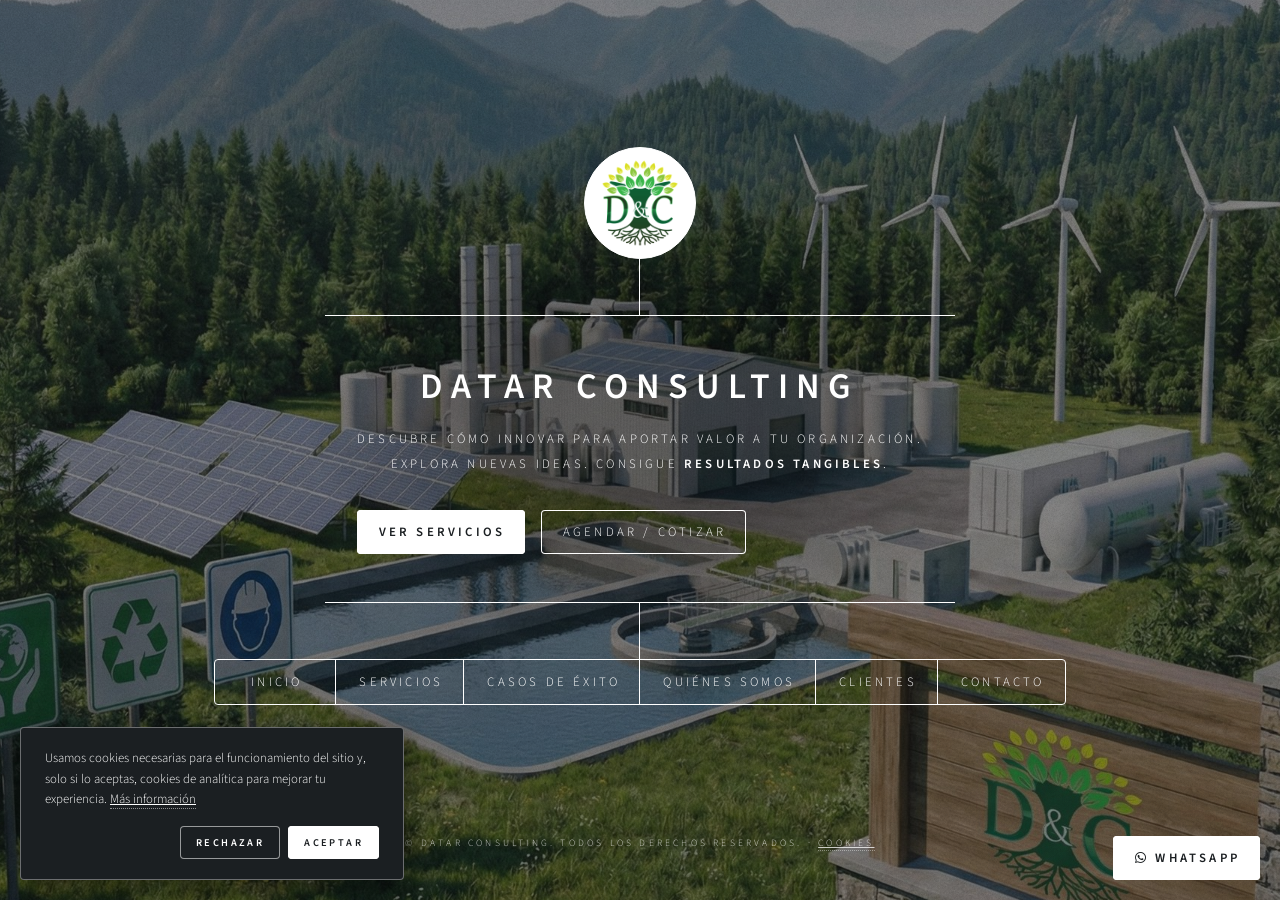
<file: index.html>
<!DOCTYPE HTML>
<html lang="es">
	<head>
		<title>DATAR Consulting | Consultoría ambiental y sostenibilidad</title>
		<meta charset="utf-8" />
		<meta name="viewport" content="width=device-width, initial-scale=1, user-scalable=no" />
		<meta name="description" content="DATAR Consulting: consultoría ambiental, seguridad y salud ocupacional, gestión de sistemas (ISO) y gestión social. Cumplimiento, mejora continua y sostenibilidad para tu organización." />
		<meta name="turnstile-sitekey" content="0x4AAAAAAEhYKutOBm9miRNE" />
		<link rel="icon" href="images/logo.png" />
		<link rel="stylesheet" href="assets/css/main.css" />
		<noscript><link rel="stylesheet" href="assets/css/noscript.css" /></noscript>
	</head>
	<body class="is-preload">

		<!-- Wrapper -->
			<div id="wrapper">

				<!-- Header -->
					<header id="header">
						<div class="logo">
							<img src="images/logo.png" alt="DATAR Consulting" />
						</div>
						<div class="content">
							<div class="inner" id="header-inner"></div>
						</div>
						<nav>
							<ul id="nav-list"></ul>
						</nav>
					</header>

				<!-- Main (los artículos los pinta render.js) -->
					<div id="main"></div>

				<!-- Footer -->
					<footer id="footer">
						<p class="copyright" id="footer-text"></p>
					</footer>

			</div>

		<!-- BG -->
			<div id="bg"></div>

		<!-- Floating WhatsApp -->
			<a class="button primary icon brands fa-whatsapp whatsapp-float" id="whatsapp-float" target="_blank" rel="noopener" href="#">WhatsApp</a>

		<!-- Mensaje flotante de confirmación del formulario -->
			<div id="form-toast" class="form-toast" role="status" aria-live="polite" hidden>
				<div class="form-toast__box"></div>
			</div>

		<!-- Sin JavaScript -->
			<noscript>
				<div style="max-width:40rem;margin:3rem auto;padding:0 1.5rem;color:#fff;font-family:sans-serif">
					<h1>DATAR Consulting</h1>
					<p>Este sitio necesita JavaScript para mostrarse. Puedes contactarnos directamente:</p>
					<ul>
						<li>WhatsApp / Tel: (507) 6601-5038</li>
						<li>Email: info@datarconsult.com</li>
						<li>Web: datarconsult.com</li>
					</ul>
				</div>
			</noscript>

		<!-- Scripts -->
			<script src="assets/js/jquery.min.js"></script>
			<script src="assets/js/browser.min.js"></script>
			<script src="assets/js/breakpoints.min.js"></script>
			<script src="assets/js/util.js"></script>
			<script src="assets/js/render.js"></script>

	</body>
</html>
</file>
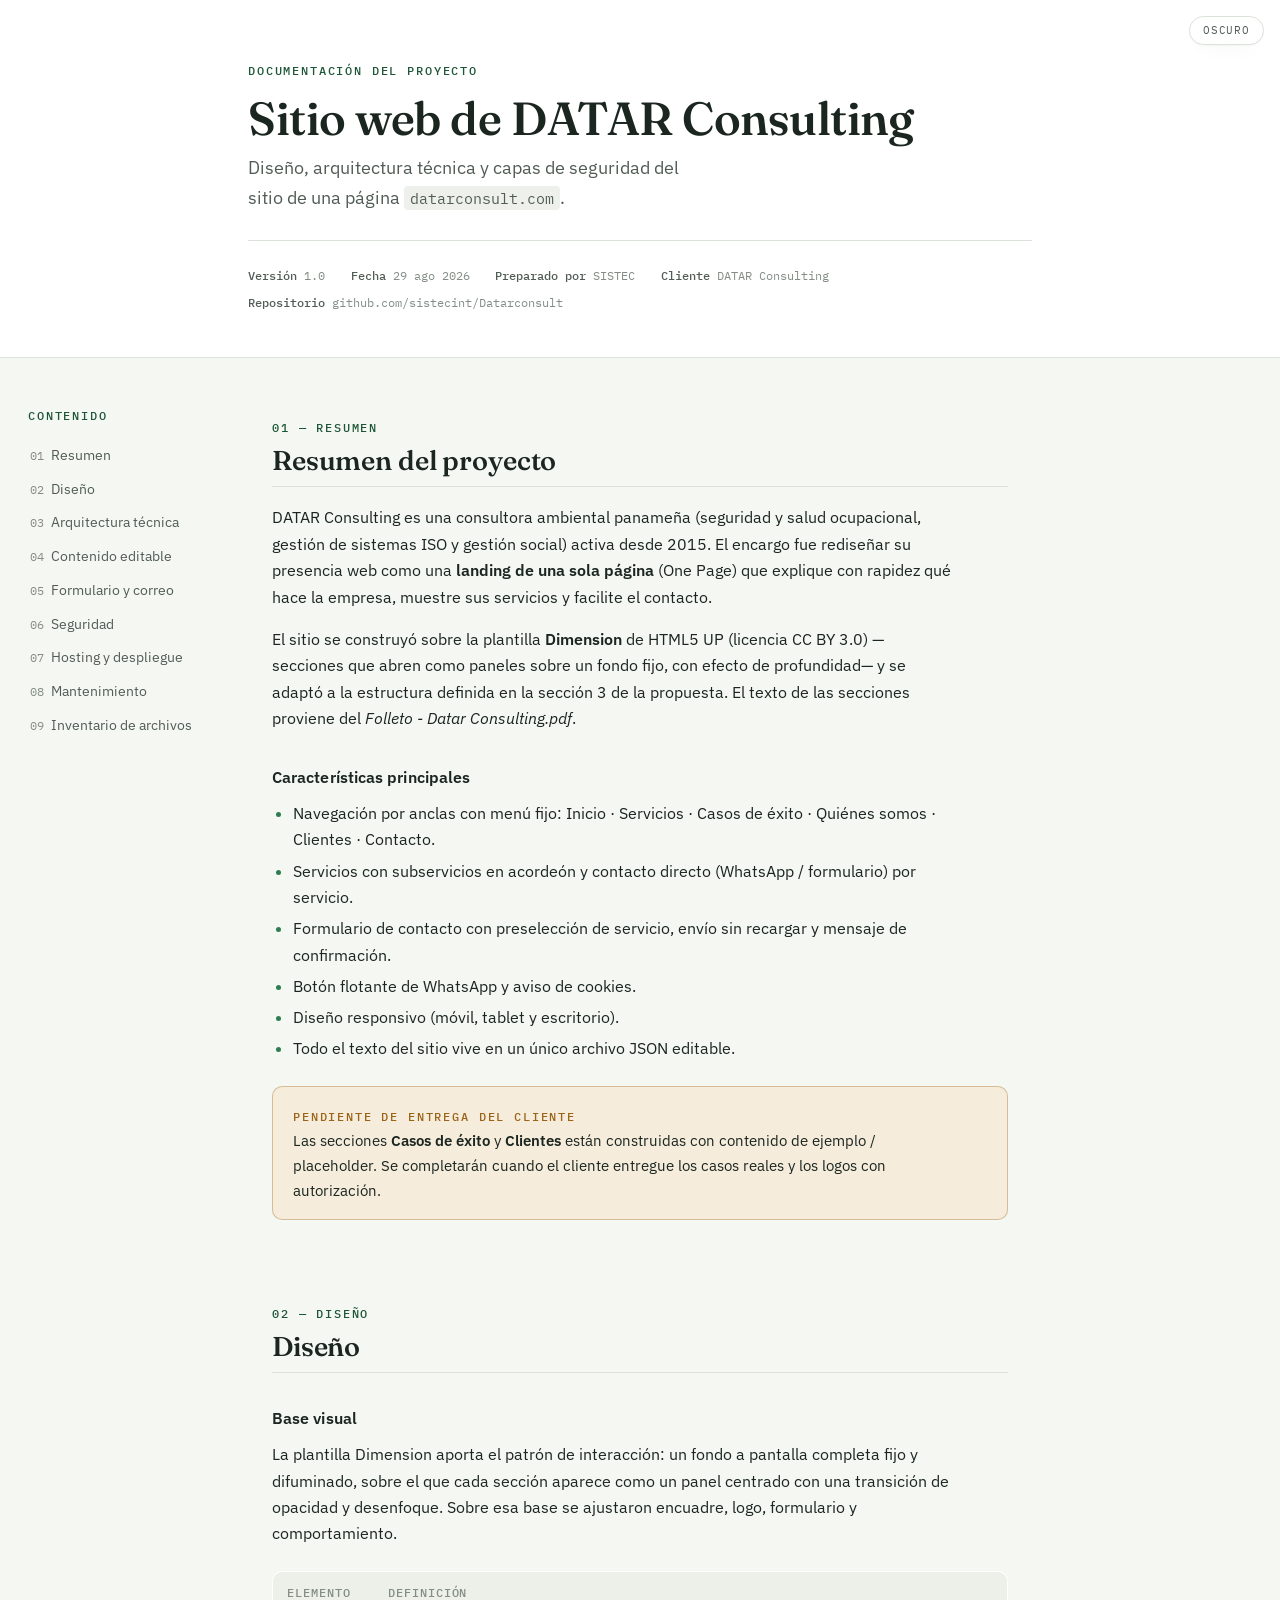
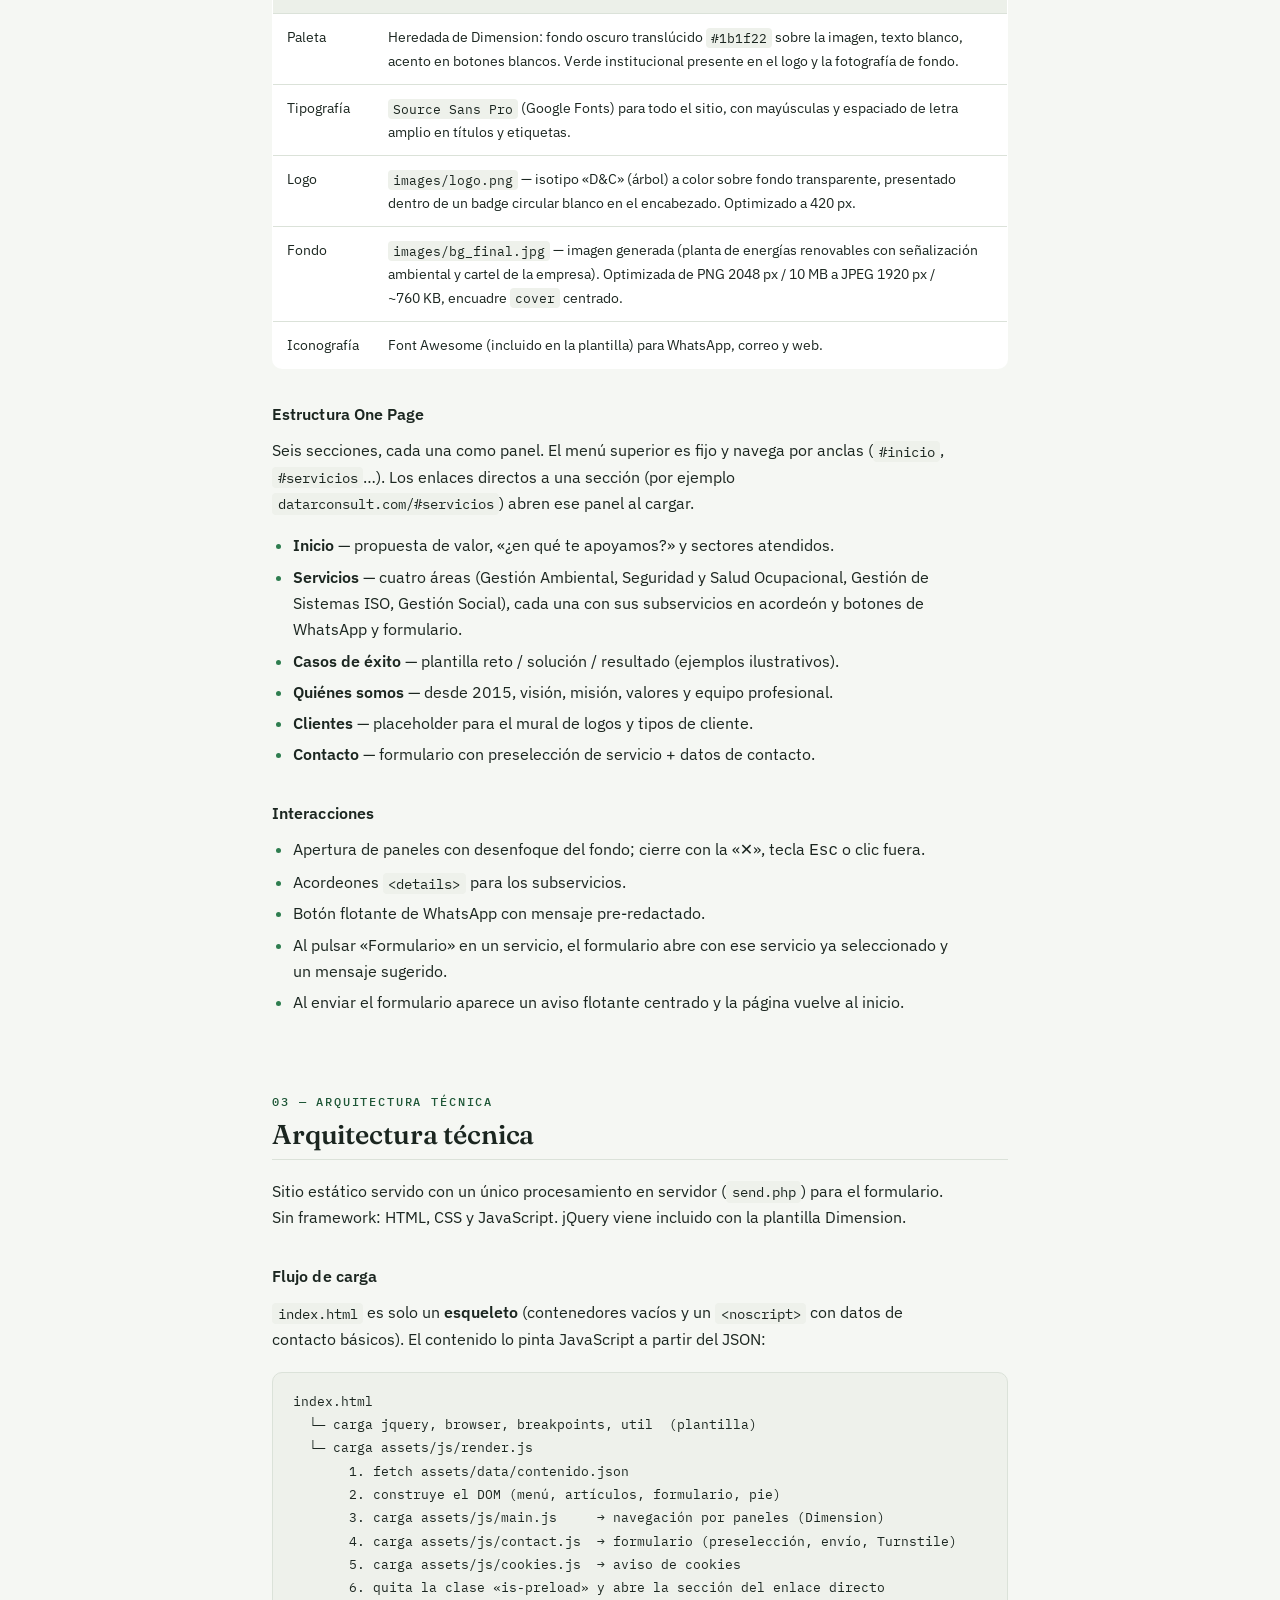
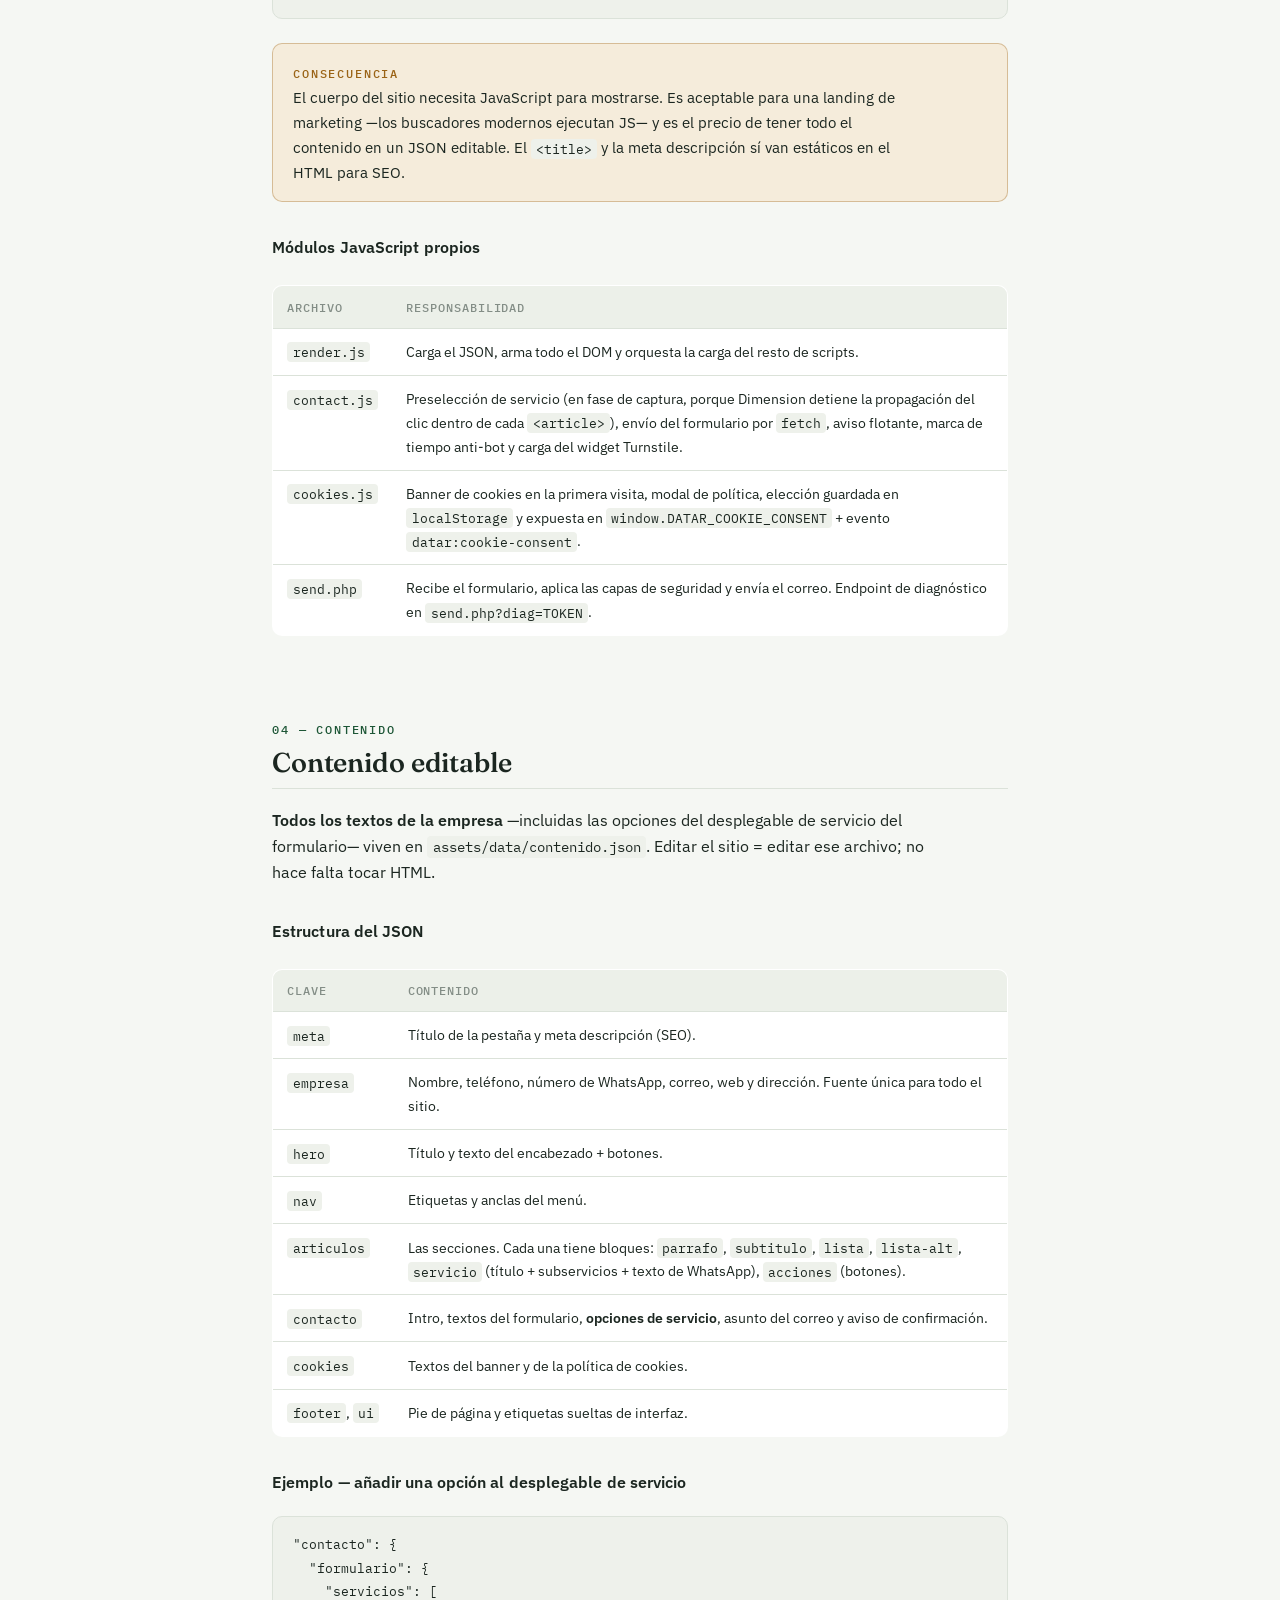
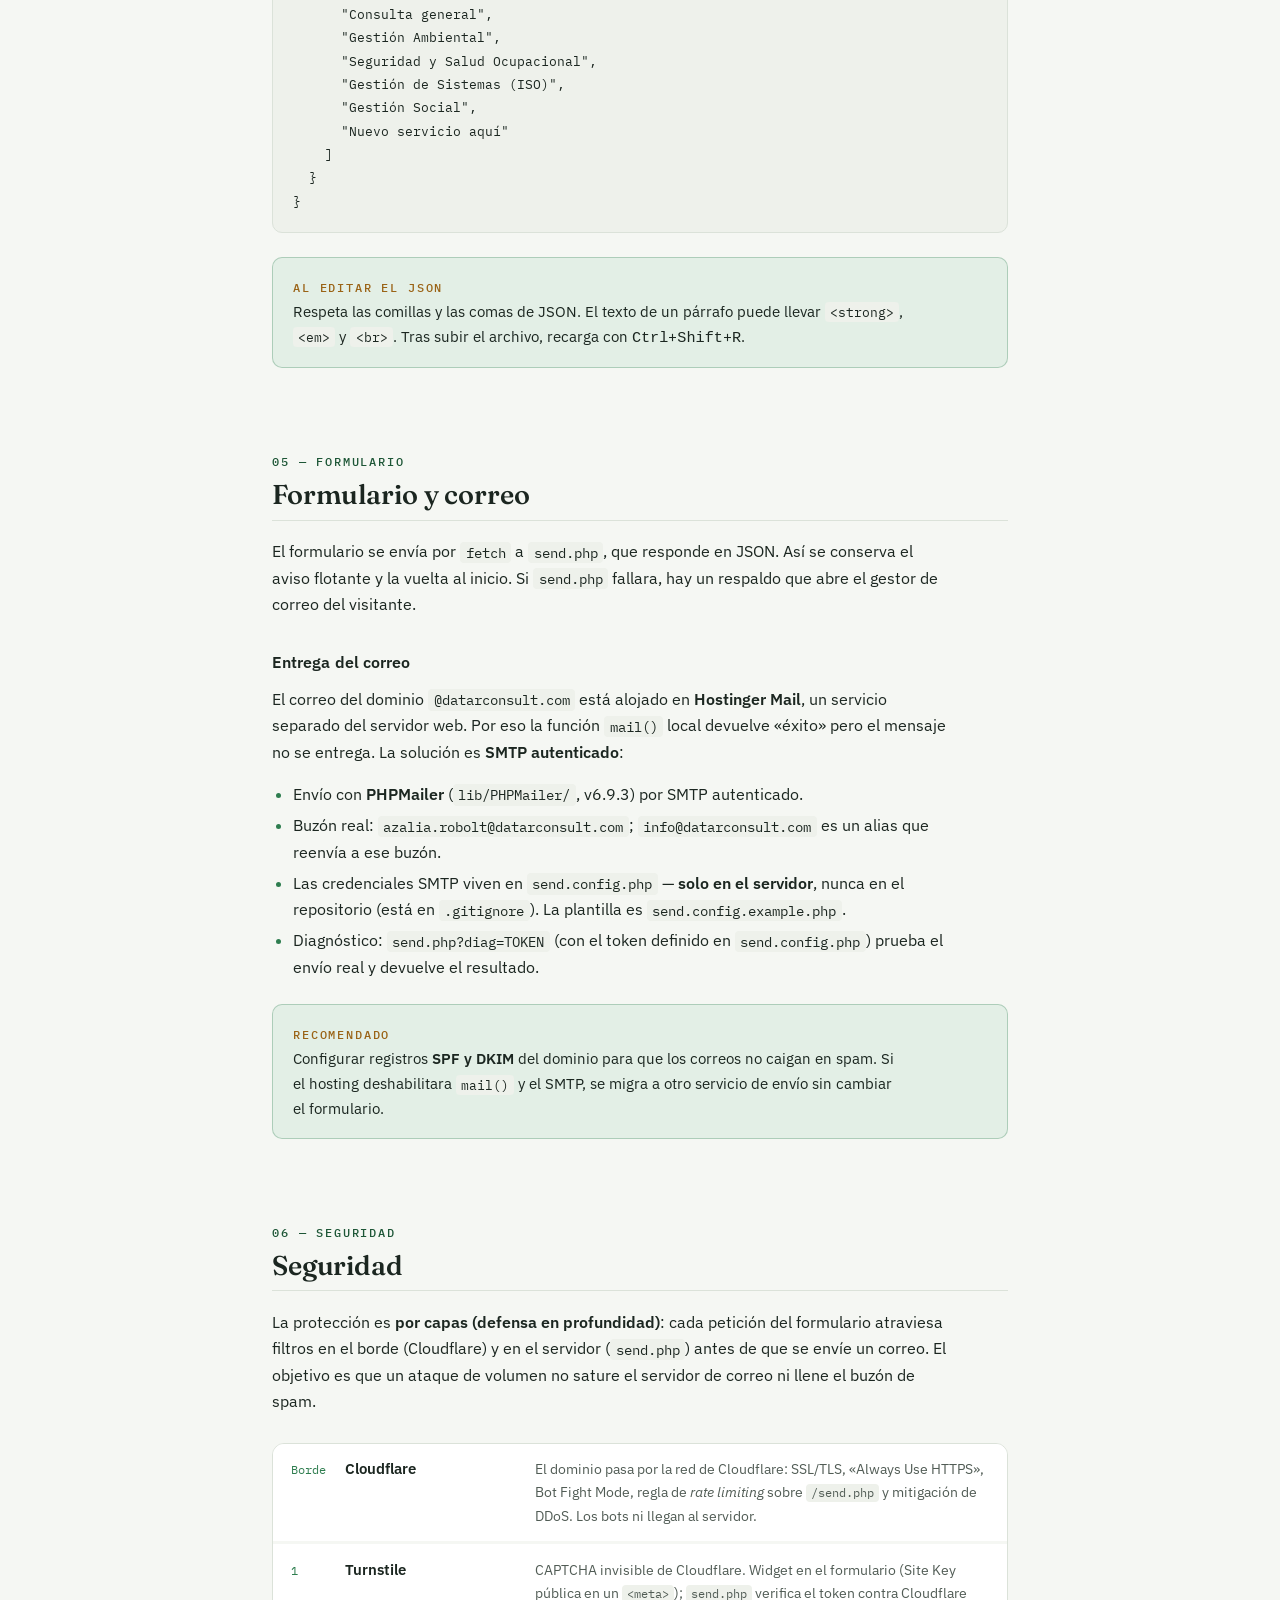
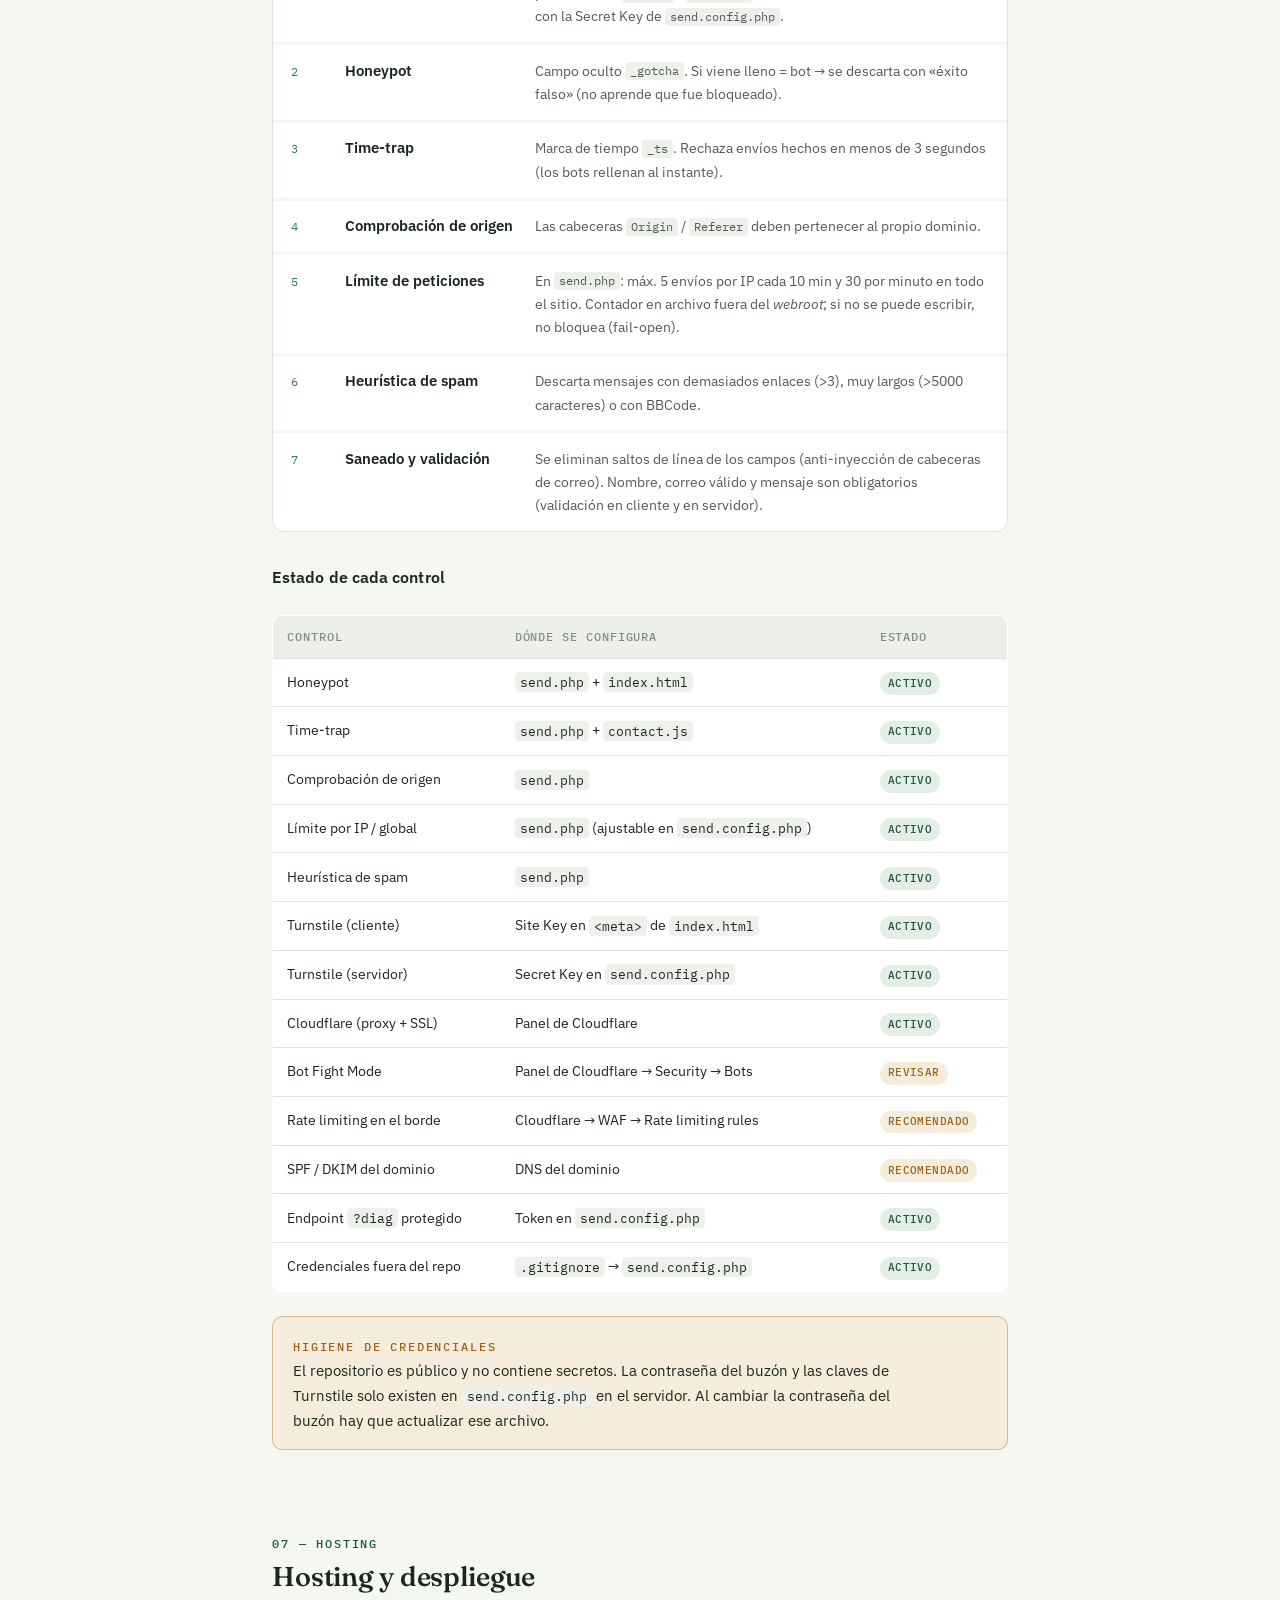
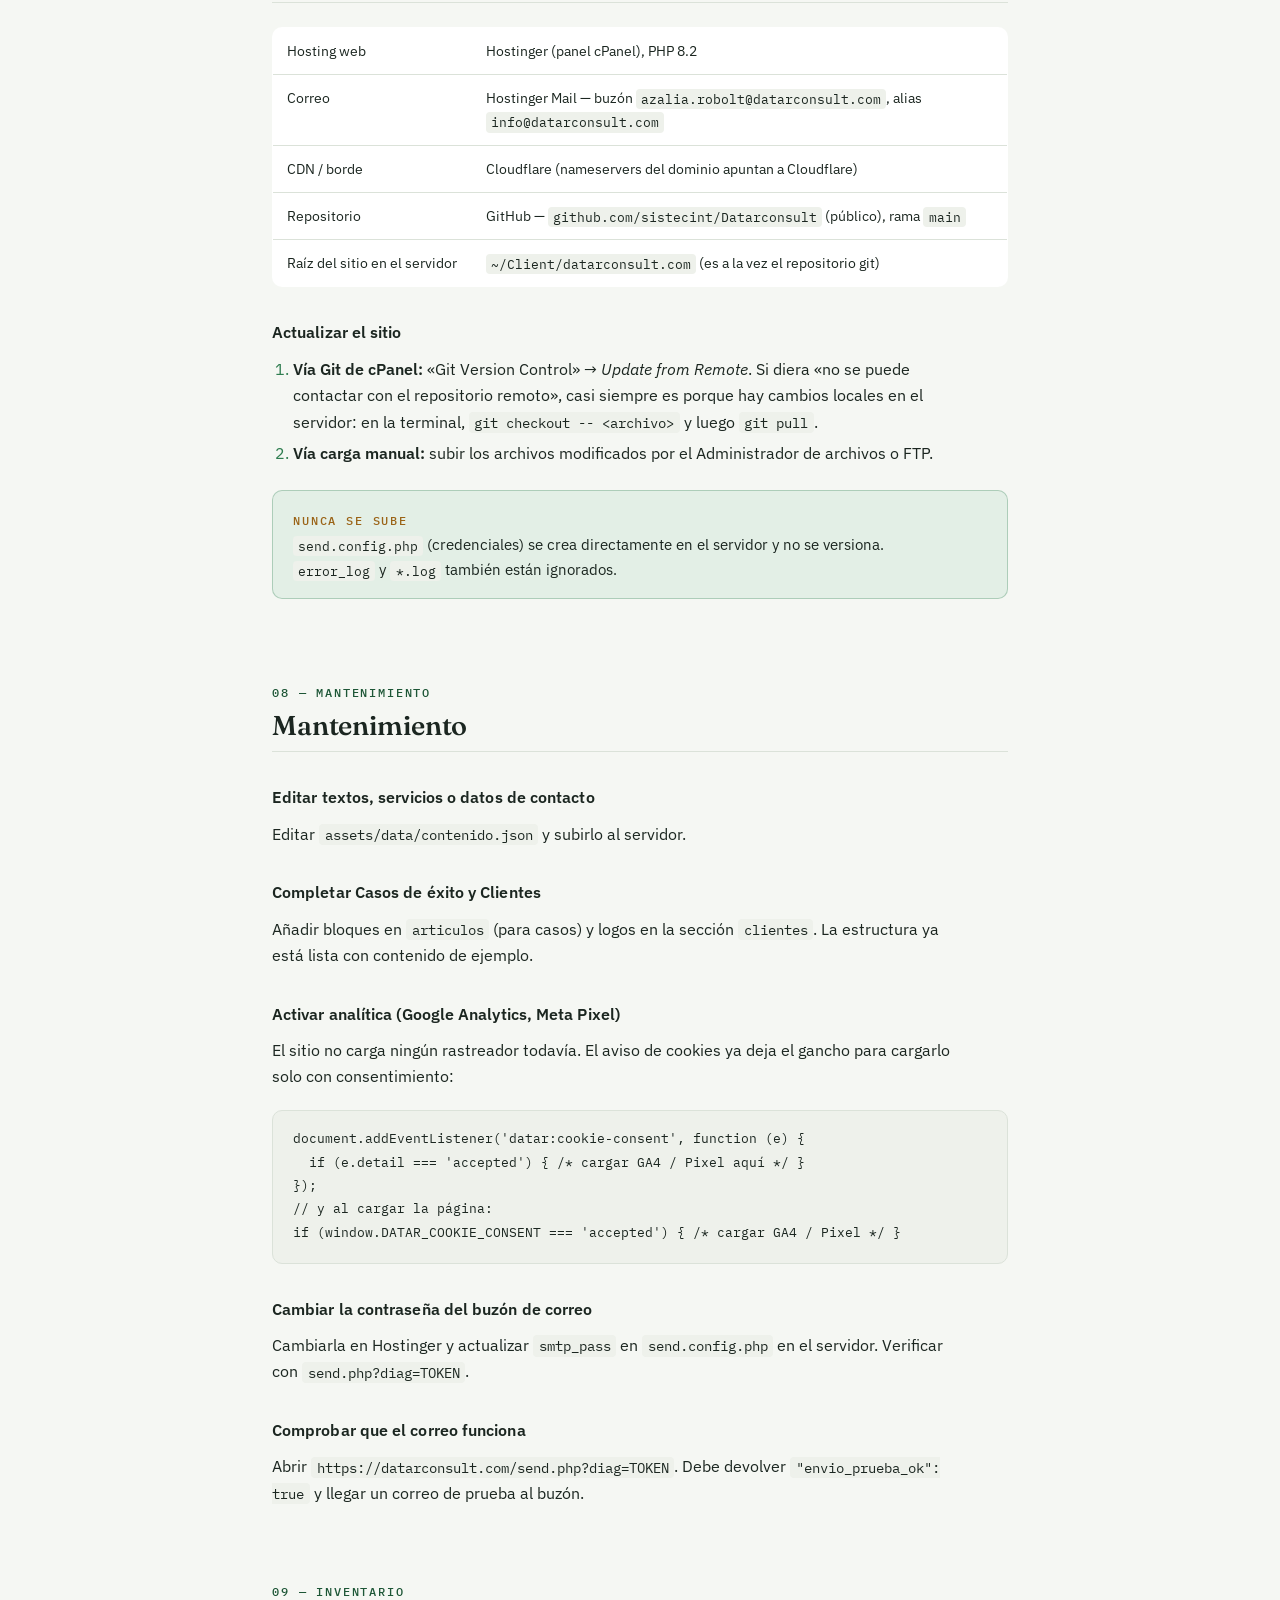
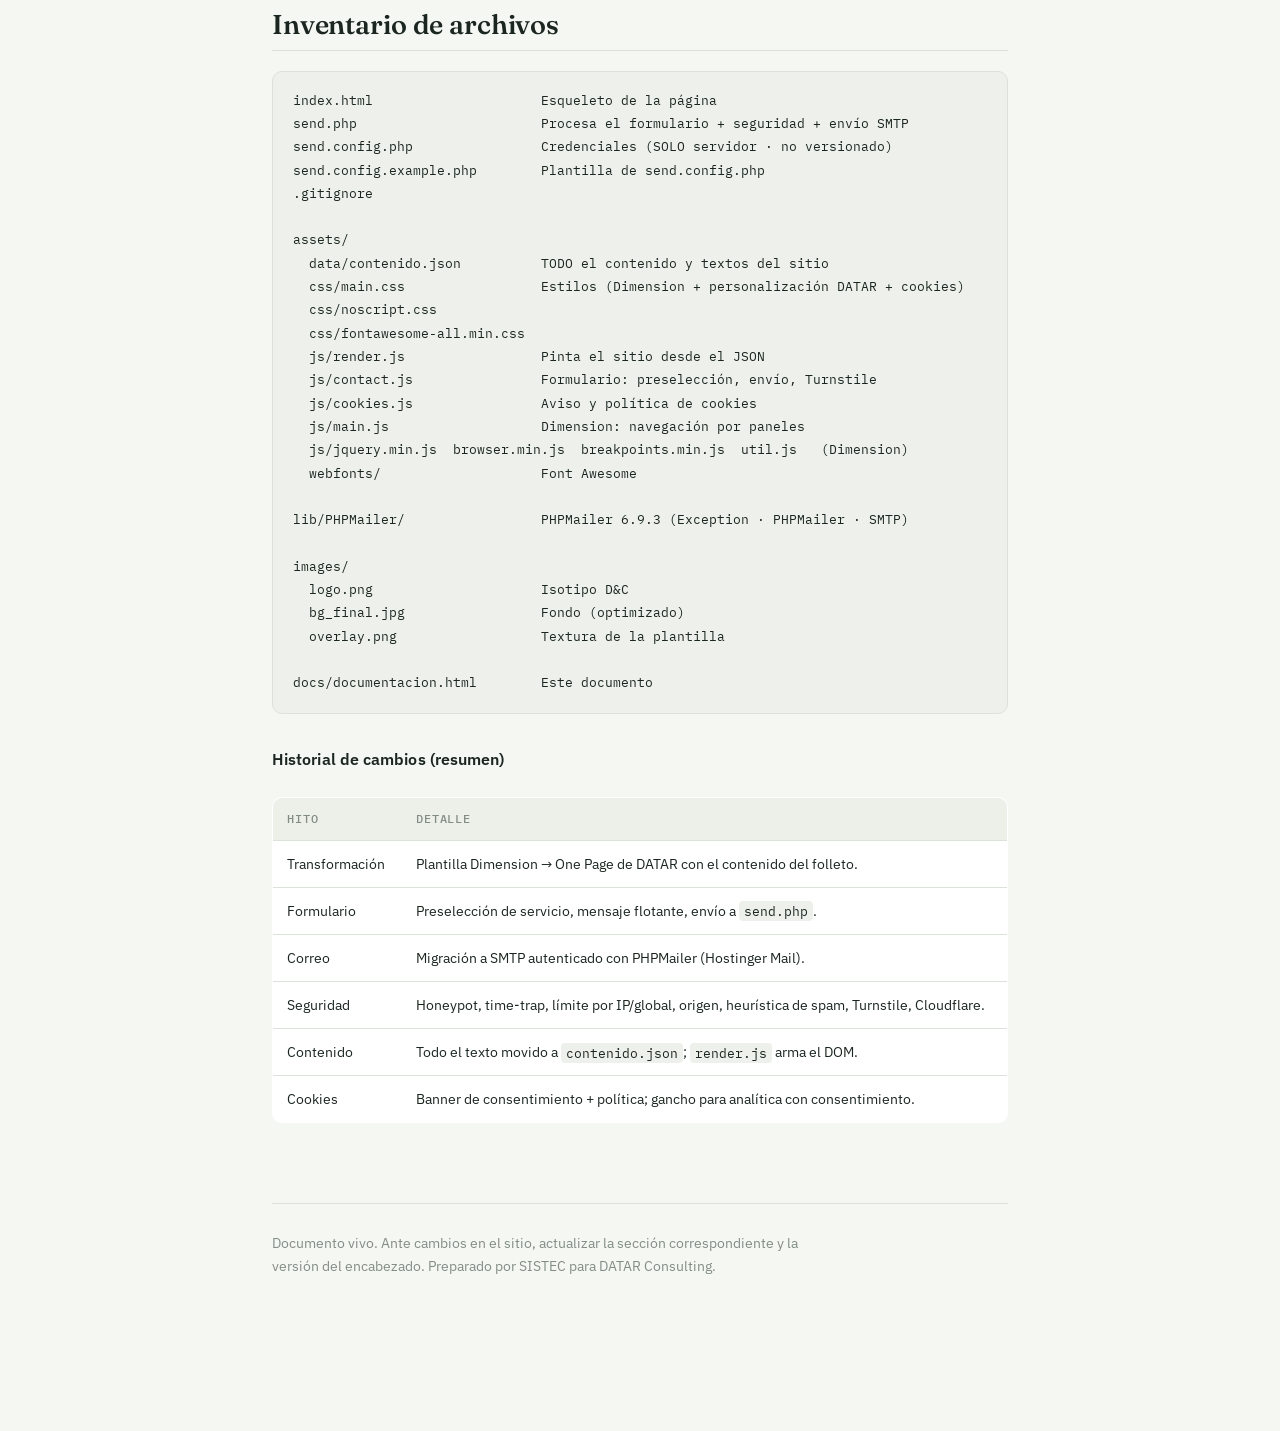
<file: docs/documentacion.html>
<!DOCTYPE html>
<html lang="es">
<head>
<meta charset="utf-8" />
<meta name="viewport" content="width=device-width, initial-scale=1" />
<title>Documentación · Sitio DATAR Consulting</title>
<meta name="description" content="Documentación de diseño, arquitectura técnica y seguridad del sitio web de DATAR Consulting." />
<link rel="preconnect" href="https://fonts.googleapis.com" />
<link rel="preconnect" href="https://fonts.gstatic.com" crossorigin />
<link rel="stylesheet" href="https://fonts.googleapis.com/css2?family=Fraunces:opsz,wght@9..144,400;9..144,560;9..144,620&family=IBM+Plex+Mono:wght@400;500&family=IBM+Plex+Sans:wght@400;450;600&display=swap" />
<style>
	:root {
		--ground: #f5f7f3;
		--surface: #ffffff;
		--surface-2: #ecf0e9;
		--ink: #1b2620;
		--ink-soft: #515c55;
		--ink-faint: #838d86;
		--rule: #dbe2d9;
		--accent: #2e7d4f;
		--accent-ink: #1d5636;
		--accent-soft: #e3efe6;
		--flag: #9a6316;
		--flag-soft: #f5ecdb;
		--code-bg: #eef1eb;
		--shadow: 0 1px 2px rgba(27, 38, 32, 0.04), 0 8px 24px -12px rgba(27, 38, 32, 0.12);
		--maxw: 52rem;
	}

	@media (prefers-color-scheme: dark) {
		:root:not([data-theme="light"]) {
			--ground: #11150f;
			--surface: #181e16;
			--surface-2: #202719;
			--ink: #e6ece4;
			--ink-soft: #a7b1a8;
			--ink-faint: #767f77;
			--rule: #2b3327;
			--accent: #5cb87f;
			--accent-ink: #8ed3a7;
			--accent-soft: #1c2a20;
			--flag: #d29a53;
			--flag-soft: #2a2416;
			--code-bg: #1d241b;
			--shadow: 0 1px 2px rgba(0, 0, 0, 0.3), 0 12px 30px -14px rgba(0, 0, 0, 0.6);
		}
	}

	:root[data-theme="dark"] {
		--ground: #11150f;
		--surface: #181e16;
		--surface-2: #202719;
		--ink: #e6ece4;
		--ink-soft: #a7b1a8;
		--ink-faint: #767f77;
		--rule: #2b3327;
		--accent: #5cb87f;
		--accent-ink: #8ed3a7;
		--accent-soft: #1c2a20;
		--flag: #d29a53;
		--flag-soft: #2a2416;
		--code-bg: #1d241b;
		--shadow: 0 1px 2px rgba(0, 0, 0, 0.3), 0 12px 30px -14px rgba(0, 0, 0, 0.6);
	}

	* { box-sizing: border-box; }

	html { -webkit-text-size-adjust: 100%; scroll-behavior: smooth; }
	@media (prefers-reduced-motion: reduce) { html { scroll-behavior: auto; } }

	body {
		margin: 0;
		background: var(--ground);
		color: var(--ink);
		font-family: "IBM Plex Sans", system-ui, -apple-system, "Segoe UI", sans-serif;
		font-weight: 400;
		font-size: 1rem;
		line-height: 1.65;
		-webkit-font-smoothing: antialiased;
		text-rendering: optimizeLegibility;
	}

	.wrap {
		max-width: var(--maxw);
		margin: 0 auto;
		padding: 0 1.5rem 6rem;
	}

	/* ---------- Header ---------- */

	.masthead {
		border-bottom: 1px solid var(--rule);
		background: var(--surface);
	}
	.masthead .wrap { padding-top: 3.5rem; padding-bottom: 2.75rem; }

	.eyebrow {
		font-family: "IBM Plex Mono", ui-monospace, monospace;
		font-size: 0.72rem;
		font-weight: 500;
		letter-spacing: 0.16em;
		text-transform: uppercase;
		color: var(--accent-ink);
	}

	h1 {
		font-family: "Fraunces", Georgia, serif;
		font-weight: 560;
		font-size: clamp(2rem, 5vw, 2.9rem);
		line-height: 1.08;
		letter-spacing: -0.01em;
		margin: 0.7rem 0 0.6rem;
		text-wrap: balance;
	}

	.lede {
		font-size: 1.12rem;
		color: var(--ink-soft);
		max-width: 42ch;
		margin: 0 0 1.75rem;
	}

	.meta {
		display: flex;
		flex-wrap: wrap;
		gap: 0.4rem 1.6rem;
		font-family: "IBM Plex Mono", ui-monospace, monospace;
		font-size: 0.78rem;
		color: var(--ink-faint);
		padding-top: 1.5rem;
		border-top: 1px solid var(--rule);
	}
	.meta b { color: var(--ink-soft); font-weight: 500; }

	/* ---------- Layout with TOC ---------- */

	.layout { display: block; }

	@media (min-width: 64rem) {
		.layout {
			display: grid;
			grid-template-columns: 1fr minmax(0, var(--maxw)) 1fr;
			max-width: none;
			padding: 0;
		}
		.layout > .content { grid-column: 2; padding: 0 1.5rem 6rem; }
		.toc-rail { grid-column: 1; }
	}

	.toc-rail nav {
		position: sticky;
		top: 0;
		max-height: 100vh;
		overflow-y: auto;
		padding: 3rem 1.25rem 2rem 1.75rem;
		font-size: 0.85rem;
	}
	.toc-rail .eyebrow { display: block; margin-bottom: 0.9rem; }
	.toc-rail ol {
		list-style: none;
		margin: 0;
		padding: 0;
		counter-reset: toc;
	}
	.toc-rail li { margin: 0.15rem 0; }
	.toc-rail a {
		display: block;
		padding: 0.28rem 0;
		color: var(--ink-soft);
		text-decoration: none;
		border-left: 2px solid transparent;
		padding-left: 0.75rem;
		margin-left: -0.75rem;
		transition: color 0.15s, border-color 0.15s;
	}
	.toc-rail a:hover { color: var(--ink); border-left-color: var(--rule); }
	.toc-rail a::before {
		counter-increment: toc;
		content: counter(toc, decimal-leading-zero) " ";
		font-family: "IBM Plex Mono", ui-monospace, monospace;
		font-size: 0.75rem;
		color: var(--ink-faint);
	}

	/* mobile toc */
	.toc-inline {
		background: var(--surface);
		border: 1px solid var(--rule);
		border-radius: 10px;
		padding: 1.25rem 1.5rem;
		margin: 2.5rem 0;
	}
	.toc-inline ol { margin: 0.5rem 0 0; padding-left: 1.2rem; }
	.toc-inline li { margin: 0.25rem 0; }
	.toc-inline a { color: var(--ink-soft); text-decoration: none; }
	.toc-inline a:hover { color: var(--accent-ink); }
	@media (min-width: 64rem) { .toc-inline { display: none; } }

	/* ---------- Sections ---------- */

	section { padding-top: 3.75rem; }
	section > .eyebrow { display: block; margin-bottom: 0.5rem; }

	h2 {
		font-family: "Fraunces", Georgia, serif;
		font-weight: 560;
		font-size: 1.7rem;
		line-height: 1.15;
		letter-spacing: -0.005em;
		margin: 0 0 1.1rem;
		padding-bottom: 0.6rem;
		border-bottom: 1px solid var(--rule);
		text-wrap: balance;
	}

	h3 {
		font-family: "IBM Plex Sans", sans-serif;
		font-weight: 600;
		font-size: 1.02rem;
		letter-spacing: 0.005em;
		margin: 2rem 0 0.6rem;
	}

	p { margin: 0 0 1rem; max-width: 68ch; }
	a { color: var(--accent-ink); text-underline-offset: 2px; }

	ul, ol { max-width: 68ch; padding-left: 1.3rem; margin: 0 0 1rem; }
	li { margin: 0.3rem 0; }
	li::marker { color: var(--accent); }

	strong { font-weight: 600; }

	code {
		font-family: "IBM Plex Mono", ui-monospace, monospace;
		font-size: 0.86em;
		background: var(--code-bg);
		padding: 0.12em 0.4em;
		border-radius: 4px;
		word-break: break-word;
	}

	pre {
		background: var(--code-bg);
		border: 1px solid var(--rule);
		border-radius: 10px;
		padding: 1.1rem 1.25rem;
		overflow-x: auto;
		margin: 1.25rem 0 1.5rem;
		font-size: 0.82rem;
		line-height: 1.7;
	}
	pre code { background: none; padding: 0; font-size: 1em; }

	.note {
		background: var(--accent-soft);
		border: 1px solid color-mix(in srgb, var(--accent) 30%, transparent);
		border-radius: 10px;
		padding: 1rem 1.25rem;
		margin: 1.5rem 0;
		font-size: 0.95rem;
	}
	.note.flag {
		background: var(--flag-soft);
		border-color: color-mix(in srgb, var(--flag) 35%, transparent);
	}
	.note p:last-child { margin-bottom: 0; }
	.note .eyebrow { color: var(--flag); }
	.note.flag .eyebrow { color: var(--flag); }

	/* ---------- Tables ---------- */

	.table-scroll { overflow-x: auto; margin: 1.5rem 0; }
	table {
		border-collapse: collapse;
		width: 100%;
		font-size: 0.9rem;
		background: var(--surface);
		border: 1px solid var(--rule);
		border-radius: 10px;
		overflow: hidden;
	}
	th, td {
		text-align: left;
		padding: 0.7rem 0.9rem;
		border-bottom: 1px solid var(--rule);
		vertical-align: top;
	}
	th {
		font-family: "IBM Plex Mono", ui-monospace, monospace;
		font-weight: 500;
		font-size: 0.72rem;
		letter-spacing: 0.08em;
		text-transform: uppercase;
		color: var(--ink-faint);
		background: var(--surface-2);
	}
	tbody tr:last-child td { border-bottom: 0; }
	td code { font-size: 0.8rem; }
	td:first-child { white-space: nowrap; }

	.pill {
		display: inline-block;
		font-family: "IBM Plex Mono", ui-monospace, monospace;
		font-size: 0.68rem;
		font-weight: 500;
		letter-spacing: 0.04em;
		text-transform: uppercase;
		padding: 0.15rem 0.5rem;
		border-radius: 999px;
		white-space: nowrap;
	}
	.pill.on { background: var(--accent-soft); color: var(--accent-ink); }
	.pill.todo { background: var(--flag-soft); color: var(--flag); }

	/* ---------- Layer stack diagram ---------- */

	.stack {
		display: flex;
		flex-direction: column;
		gap: 3px;
		margin: 1.75rem 0;
		border-radius: 12px;
		overflow: hidden;
		border: 1px solid var(--rule);
	}
	.stack .layer {
		background: var(--surface);
		padding: 0.85rem 1.1rem;
		display: flex;
		gap: 0.9rem;
		align-items: baseline;
	}
	.stack .layer .n {
		font-family: "IBM Plex Mono", ui-monospace, monospace;
		font-size: 0.72rem;
		color: var(--accent);
		flex: none;
		width: 2.5rem;
	}
	.stack .layer .t { font-weight: 600; font-size: 0.92rem; flex: none; width: 11rem; }
	.stack .layer .d { color: var(--ink-soft); font-size: 0.88rem; }
	@media (max-width: 40rem) {
		.stack .layer { flex-wrap: wrap; gap: 0.15rem 0.9rem; }
		.stack .layer .t { width: auto; }
		.stack .layer .d { flex-basis: 100%; }
	}

	/* ---------- Footer ---------- */

	.doc-footer {
		margin-top: 5rem;
		padding-top: 1.75rem;
		border-top: 1px solid var(--rule);
		font-size: 0.85rem;
		color: var(--ink-faint);
	}

	/* ---------- Theme toggle ---------- */

	.theme-toggle {
		position: fixed;
		top: 1rem;
		right: 1rem;
		z-index: 10;
		font-family: "IBM Plex Mono", ui-monospace, monospace;
		font-size: 0.7rem;
		letter-spacing: 0.06em;
		text-transform: uppercase;
		background: var(--surface);
		color: var(--ink-soft);
		border: 1px solid var(--rule);
		border-radius: 999px;
		padding: 0.4rem 0.85rem;
		cursor: pointer;
		box-shadow: var(--shadow);
	}
	.theme-toggle:hover { color: var(--ink); }
	.theme-toggle:focus-visible { outline: 2px solid var(--accent); outline-offset: 2px; }

	a:focus-visible, .toc-rail a:focus-visible {
		outline: 2px solid var(--accent);
		outline-offset: 2px;
		border-radius: 3px;
	}

	@media print {
		.theme-toggle, .toc-rail, .toc-inline { display: none !important; }
		body { background: #fff; color: #000; font-size: 10.5pt; }
		.layout { display: block; }
		.layout > .content { padding: 0; }
		section { padding-top: 1.8rem; break-inside: avoid-page; }
		pre, table, .stack, .note { break-inside: avoid; }
		a { color: #000; text-decoration: none; }
	}
</style>
</head>
<body>

<button class="theme-toggle" id="themeToggle" type="button" aria-label="Cambiar tema">Tema</button>

<header class="masthead">
	<div class="wrap">
		<span class="eyebrow">Documentación del proyecto</span>
		<h1>Sitio web de DATAR Consulting</h1>
		<p class="lede">Diseño, arquitectura técnica y capas de seguridad del sitio de una página <code>datarconsult.com</code>.</p>
		<div class="meta">
			<span><b>Versión</b> 1.0</span>
			<span><b>Fecha</b> 29 ago 2026</span>
			<span><b>Preparado por</b> SISTEC</span>
			<span><b>Cliente</b> DATAR Consulting</span>
			<span><b>Repositorio</b> github.com/sistecint/Datarconsult</span>
		</div>
	</div>
</header>

<div class="layout">

	<div class="toc-rail" aria-hidden="true">
		<nav>
			<span class="eyebrow">Contenido</span>
			<ol>
				<li><a href="#resumen">Resumen</a></li>
				<li><a href="#diseno">Diseño</a></li>
				<li><a href="#arquitectura">Arquitectura técnica</a></li>
				<li><a href="#contenido">Contenido editable</a></li>
				<li><a href="#formulario">Formulario y correo</a></li>
				<li><a href="#seguridad">Seguridad</a></li>
				<li><a href="#hosting">Hosting y despliegue</a></li>
				<li><a href="#mantenimiento">Mantenimiento</a></li>
				<li><a href="#inventario">Inventario de archivos</a></li>
			</ol>
		</nav>
	</div>

	<div class="content">
	<main class="wrap">

		<nav class="toc-inline" aria-label="Contenido">
			<span class="eyebrow">Contenido</span>
			<ol>
				<li><a href="#resumen">Resumen</a></li>
				<li><a href="#diseno">Diseño</a></li>
				<li><a href="#arquitectura">Arquitectura técnica</a></li>
				<li><a href="#contenido">Contenido editable</a></li>
				<li><a href="#formulario">Formulario y correo</a></li>
				<li><a href="#seguridad">Seguridad</a></li>
				<li><a href="#hosting">Hosting y despliegue</a></li>
				<li><a href="#mantenimiento">Mantenimiento</a></li>
				<li><a href="#inventario">Inventario de archivos</a></li>
			</ol>
		</nav>

		<!-- 1 -->
		<section id="resumen">
			<span class="eyebrow">01 — Resumen</span>
			<h2>Resumen del proyecto</h2>
			<p>
				DATAR Consulting es una consultora ambiental panameña (seguridad y salud ocupacional,
				gestión de sistemas ISO y gestión social) activa desde 2015. El encargo fue rediseñar
				su presencia web como una <strong>landing de una sola página</strong> (One Page) que
				explique con rapidez qué hace la empresa, muestre sus servicios y facilite el contacto.
			</p>
			<p>
				El sitio se construyó sobre la plantilla <strong>Dimension</strong> de HTML5 UP
				(licencia CC&nbsp;BY&nbsp;3.0) —secciones que abren como paneles sobre un fondo fijo, con
				efecto de profundidad— y se adaptó a la estructura definida en la sección 3 de la
				propuesta. El texto de las secciones proviene del <em>Folleto&nbsp;-&nbsp;Datar&nbsp;Consulting.pdf</em>.
			</p>
			<h3>Características principales</h3>
			<ul>
				<li>Navegación por anclas con menú fijo: Inicio · Servicios · Casos de éxito · Quiénes somos · Clientes · Contacto.</li>
				<li>Servicios con subservicios en acordeón y contacto directo (WhatsApp / formulario) por servicio.</li>
				<li>Formulario de contacto con preselección de servicio, envío sin recargar y mensaje de confirmación.</li>
				<li>Botón flotante de WhatsApp y aviso de cookies.</li>
				<li>Diseño responsivo (móvil, tablet y escritorio).</li>
				<li>Todo el texto del sitio vive en un único archivo JSON editable.</li>
			</ul>
			<div class="note flag">
				<span class="eyebrow">Pendiente de entrega del cliente</span>
				<p>
					Las secciones <strong>Casos de éxito</strong> y <strong>Clientes</strong> están
					construidas con contenido de ejemplo / placeholder. Se completarán cuando el
					cliente entregue los casos reales y los logos con autorización.
				</p>
			</div>
		</section>

		<!-- 2 -->
		<section id="diseno">
			<span class="eyebrow">02 — Diseño</span>
			<h2>Diseño</h2>

			<h3>Base visual</h3>
			<p>
				La plantilla Dimension aporta el patrón de interacción: un fondo a pantalla completa
				fijo y difuminado, sobre el que cada sección aparece como un panel centrado con una
				transición de opacidad y desenfoque. Sobre esa base se ajustaron encuadre, logo,
				formulario y comportamiento.
			</p>

			<div class="table-scroll">
				<table>
					<thead>
						<tr><th>Elemento</th><th>Definición</th></tr>
					</thead>
					<tbody>
						<tr>
							<td>Paleta</td>
							<td>Heredada de Dimension: fondo oscuro translúcido <code>#1b1f22</code> sobre la imagen, texto blanco, acento en botones blancos. Verde institucional presente en el logo y la fotografía de fondo.</td>
						</tr>
						<tr>
							<td>Tipografía</td>
							<td><code>Source Sans Pro</code> (Google Fonts) para todo el sitio, con mayúsculas y espaciado de letra amplio en títulos y etiquetas.</td>
						</tr>
						<tr>
							<td>Logo</td>
							<td><code>images/logo.png</code> — isotipo «D&amp;C» (árbol) a color sobre fondo transparente, presentado dentro de un badge circular blanco en el encabezado. Optimizado a 420&nbsp;px.</td>
						</tr>
						<tr>
							<td>Fondo</td>
							<td><code>images/bg_final.jpg</code> — imagen generada (planta de energías renovables con señalización ambiental y cartel de la empresa). Optimizada de PNG 2048&nbsp;px / 10&nbsp;MB a JPEG 1920&nbsp;px / ~760&nbsp;KB, encuadre <code>cover</code> centrado.</td>
						</tr>
						<tr>
							<td>Iconografía</td>
							<td>Font Awesome (incluido en la plantilla) para WhatsApp, correo y web.</td>
						</tr>
					</tbody>
				</table>
			</div>

			<h3>Estructura One Page</h3>
			<p>
				Seis secciones, cada una como panel. El menú superior es fijo y navega por anclas
				(<code>#inicio</code>, <code>#servicios</code>…). Los enlaces directos a una sección
				(por ejemplo <code>datarconsult.com/#servicios</code>) abren ese panel al cargar.
			</p>
			<ul>
				<li><strong>Inicio</strong> — propuesta de valor, «¿en qué te apoyamos?» y sectores atendidos.</li>
				<li><strong>Servicios</strong> — cuatro áreas (Gestión Ambiental, Seguridad y Salud Ocupacional, Gestión de Sistemas ISO, Gestión Social), cada una con sus subservicios en acordeón y botones de WhatsApp y formulario.</li>
				<li><strong>Casos de éxito</strong> — plantilla reto / solución / resultado (ejemplos ilustrativos).</li>
				<li><strong>Quiénes somos</strong> — desde 2015, visión, misión, valores y equipo profesional.</li>
				<li><strong>Clientes</strong> — placeholder para el mural de logos y tipos de cliente.</li>
				<li><strong>Contacto</strong> — formulario con preselección de servicio + datos de contacto.</li>
			</ul>

			<h3>Interacciones</h3>
			<ul>
				<li>Apertura de paneles con desenfoque del fondo; cierre con la «✕», tecla <kbd>Esc</kbd> o clic fuera.</li>
				<li>Acordeones <code>&lt;details&gt;</code> para los subservicios.</li>
				<li>Botón flotante de WhatsApp con mensaje pre-redactado.</li>
				<li>Al pulsar «Formulario» en un servicio, el formulario abre con ese servicio ya seleccionado y un mensaje sugerido.</li>
				<li>Al enviar el formulario aparece un aviso flotante centrado y la página vuelve al inicio.</li>
			</ul>
		</section>

		<!-- 3 -->
		<section id="arquitectura">
			<span class="eyebrow">03 — Arquitectura técnica</span>
			<h2>Arquitectura técnica</h2>
			<p>
				Sitio estático servido con un único procesamiento en servidor (<code>send.php</code>)
				para el formulario. Sin framework: HTML, CSS y JavaScript. jQuery viene incluido con
				la plantilla Dimension.
			</p>

			<h3>Flujo de carga</h3>
			<p>
				<code>index.html</code> es solo un <strong>esqueleto</strong> (contenedores vacíos y un
				<code>&lt;noscript&gt;</code> con datos de contacto básicos). El contenido lo pinta
				JavaScript a partir del JSON:
			</p>
			<pre><code>index.html
  └─ carga jquery, browser, breakpoints, util  (plantilla)
  └─ carga assets/js/render.js
       1. fetch assets/data/contenido.json
       2. construye el DOM (menú, artículos, formulario, pie)
       3. carga assets/js/main.js     → navegación por paneles (Dimension)
       4. carga assets/js/contact.js  → formulario (preselección, envío, Turnstile)
       5. carga assets/js/cookies.js  → aviso de cookies
       6. quita la clase «is-preload» y abre la sección del enlace directo</code></pre>

			<div class="note flag">
				<span class="eyebrow">Consecuencia</span>
				<p>
					El cuerpo del sitio necesita JavaScript para mostrarse. Es aceptable para una
					landing de marketing —los buscadores modernos ejecutan JS— y es el precio de tener
					todo el contenido en un JSON editable. El <code>&lt;title&gt;</code> y la meta
					descripción sí van estáticos en el HTML para SEO.
				</p>
			</div>

			<h3>Módulos JavaScript propios</h3>
			<div class="table-scroll">
				<table>
					<thead><tr><th>Archivo</th><th>Responsabilidad</th></tr></thead>
					<tbody>
						<tr><td><code>render.js</code></td><td>Carga el JSON, arma todo el DOM y orquesta la carga del resto de scripts.</td></tr>
						<tr><td><code>contact.js</code></td><td>Preselección de servicio (en fase de captura, porque Dimension detiene la propagación del clic dentro de cada <code>&lt;article&gt;</code>), envío del formulario por <code>fetch</code>, aviso flotante, marca de tiempo anti-bot y carga del widget Turnstile.</td></tr>
						<tr><td><code>cookies.js</code></td><td>Banner de cookies en la primera visita, modal de política, elección guardada en <code>localStorage</code> y expuesta en <code>window.DATAR_COOKIE_CONSENT</code> + evento <code>datar:cookie-consent</code>.</td></tr>
						<tr><td><code>send.php</code></td><td>Recibe el formulario, aplica las capas de seguridad y envía el correo. Endpoint de diagnóstico en <code>send.php?diag=TOKEN</code>.</td></tr>
					</tbody>
				</table>
			</div>
		</section>

		<!-- 4 -->
		<section id="contenido">
			<span class="eyebrow">04 — Contenido</span>
			<h2>Contenido editable</h2>
			<p>
				<strong>Todos los textos de la empresa</strong> —incluidas las opciones del desplegable
				de servicio del formulario— viven en <code>assets/data/contenido.json</code>. Editar el
				sitio = editar ese archivo; no hace falta tocar HTML.
			</p>

			<h3>Estructura del JSON</h3>
			<div class="table-scroll">
				<table>
					<thead><tr><th>Clave</th><th>Contenido</th></tr></thead>
					<tbody>
						<tr><td><code>meta</code></td><td>Título de la pestaña y meta descripción (SEO).</td></tr>
						<tr><td><code>empresa</code></td><td>Nombre, teléfono, número de WhatsApp, correo, web y dirección. Fuente única para todo el sitio.</td></tr>
						<tr><td><code>hero</code></td><td>Título y texto del encabezado + botones.</td></tr>
						<tr><td><code>nav</code></td><td>Etiquetas y anclas del menú.</td></tr>
						<tr><td><code>articulos</code></td><td>Las secciones. Cada una tiene bloques: <code>parrafo</code>, <code>subtitulo</code>, <code>lista</code>, <code>lista-alt</code>, <code>servicio</code> (título + subservicios + texto de WhatsApp), <code>acciones</code> (botones).</td></tr>
						<tr><td><code>contacto</code></td><td>Intro, textos del formulario, <strong>opciones de servicio</strong>, asunto del correo y aviso de confirmación.</td></tr>
						<tr><td><code>cookies</code></td><td>Textos del banner y de la política de cookies.</td></tr>
						<tr><td><code>footer</code>, <code>ui</code></td><td>Pie de página y etiquetas sueltas de interfaz.</td></tr>
					</tbody>
				</table>
			</div>

			<h3>Ejemplo — añadir una opción al desplegable de servicio</h3>
			<pre><code>"contacto": {
  "formulario": {
    "servicios": [
      "Consulta general",
      "Gestión Ambiental",
      "Seguridad y Salud Ocupacional",
      "Gestión de Sistemas (ISO)",
      "Gestión Social",
      "Nuevo servicio aquí"
    ]
  }
}</code></pre>
			<div class="note">
				<span class="eyebrow">Al editar el JSON</span>
				<p>
					Respeta las comillas y las comas de JSON. El texto de un párrafo puede llevar
					<code>&lt;strong&gt;</code>, <code>&lt;em&gt;</code> y <code>&lt;br&gt;</code>. Tras
					subir el archivo, recarga con <kbd>Ctrl</kbd>+<kbd>Shift</kbd>+<kbd>R</kbd>.
				</p>
			</div>
		</section>

		<!-- 5 -->
		<section id="formulario">
			<span class="eyebrow">05 — Formulario</span>
			<h2>Formulario y correo</h2>
			<p>
				El formulario se envía por <code>fetch</code> a <code>send.php</code>, que responde en
				JSON. Así se conserva el aviso flotante y la vuelta al inicio. Si <code>send.php</code>
				fallara, hay un respaldo que abre el gestor de correo del visitante.
			</p>

			<h3>Entrega del correo</h3>
			<p>
				El correo del dominio <code>@datarconsult.com</code> está alojado en
				<strong>Hostinger Mail</strong>, un servicio separado del servidor web. Por eso la
				función <code>mail()</code> local devuelve «éxito» pero el mensaje no se entrega. La
				solución es <strong>SMTP autenticado</strong>:
			</p>
			<ul>
				<li>Envío con <strong>PHPMailer</strong> (<code>lib/PHPMailer/</code>, v6.9.3) por SMTP autenticado.</li>
				<li>Buzón real: <code>azalia.robolt@datarconsult.com</code>; <code>info@datarconsult.com</code> es un alias que reenvía a ese buzón.</li>
				<li>Las credenciales SMTP viven en <code>send.config.php</code> — <strong>solo en el servidor</strong>, nunca en el repositorio (está en <code>.gitignore</code>). La plantilla es <code>send.config.example.php</code>.</li>
				<li>Diagnóstico: <code>send.php?diag=TOKEN</code> (con el token definido en <code>send.config.php</code>) prueba el envío real y devuelve el resultado.</li>
			</ul>

			<div class="note">
				<span class="eyebrow">Recomendado</span>
				<p>
					Configurar registros <strong>SPF y DKIM</strong> del dominio para que los correos
					no caigan en spam. Si el hosting deshabilitara <code>mail()</code> y el SMTP,
					se migra a otro servicio de envío sin cambiar el formulario.
				</p>
			</div>
		</section>

		<!-- 6 -->
		<section id="seguridad">
			<span class="eyebrow">06 — Seguridad</span>
			<h2>Seguridad</h2>
			<p>
				La protección es <strong>por capas (defensa en profundidad)</strong>: cada petición
				del formulario atraviesa filtros en el borde (Cloudflare) y en el servidor
				(<code>send.php</code>) antes de que se envíe un correo. El objetivo es que un ataque
				de volumen no sature el servidor de correo ni llene el buzón de spam.
			</p>

			<div class="stack">
				<div class="layer"><span class="n">Borde</span><span class="t">Cloudflare</span><span class="d">El dominio pasa por la red de Cloudflare: SSL/TLS, «Always Use HTTPS», Bot Fight Mode, regla de <em>rate limiting</em> sobre <code>/send.php</code> y mitigación de DDoS. Los bots ni llegan al servidor.</span></div>
				<div class="layer"><span class="n">1</span><span class="t">Turnstile</span><span class="d">CAPTCHA invisible de Cloudflare. Widget en el formulario (Site Key pública en un <code>&lt;meta&gt;</code>); <code>send.php</code> verifica el token contra Cloudflare con la Secret Key de <code>send.config.php</code>.</span></div>
				<div class="layer"><span class="n">2</span><span class="t">Honeypot</span><span class="d">Campo oculto <code>_gotcha</code>. Si viene lleno = bot → se descarta con «éxito falso» (no aprende que fue bloqueado).</span></div>
				<div class="layer"><span class="n">3</span><span class="t">Time-trap</span><span class="d">Marca de tiempo <code>_ts</code>. Rechaza envíos hechos en menos de 3&nbsp;segundos (los bots rellenan al instante).</span></div>
				<div class="layer"><span class="n">4</span><span class="t">Comprobación de origen</span><span class="d">Las cabeceras <code>Origin</code> / <code>Referer</code> deben pertenecer al propio dominio.</span></div>
				<div class="layer"><span class="n">5</span><span class="t">Límite de peticiones</span><span class="d">En <code>send.php</code>: máx. 5 envíos por IP cada 10&nbsp;min y 30 por minuto en todo el sitio. Contador en archivo fuera del <em>webroot</em>; si no se puede escribir, no bloquea (fail-open).</span></div>
				<div class="layer"><span class="n">6</span><span class="t">Heurística de spam</span><span class="d">Descarta mensajes con demasiados enlaces (&gt;3), muy largos (&gt;5000 caracteres) o con BBCode.</span></div>
				<div class="layer"><span class="n">7</span><span class="t">Saneado y validación</span><span class="d">Se eliminan saltos de línea de los campos (anti-inyección de cabeceras de correo). Nombre, correo válido y mensaje son obligatorios (validación en cliente y en servidor).</span></div>
			</div>

			<h3>Estado de cada control</h3>
			<div class="table-scroll">
				<table>
					<thead><tr><th>Control</th><th>Dónde se configura</th><th>Estado</th></tr></thead>
					<tbody>
						<tr><td>Honeypot</td><td><code>send.php</code> + <code>index.html</code></td><td><span class="pill on">Activo</span></td></tr>
						<tr><td>Time-trap</td><td><code>send.php</code> + <code>contact.js</code></td><td><span class="pill on">Activo</span></td></tr>
						<tr><td>Comprobación de origen</td><td><code>send.php</code></td><td><span class="pill on">Activo</span></td></tr>
						<tr><td>Límite por IP / global</td><td><code>send.php</code> (ajustable en <code>send.config.php</code>)</td><td><span class="pill on">Activo</span></td></tr>
						<tr><td>Heurística de spam</td><td><code>send.php</code></td><td><span class="pill on">Activo</span></td></tr>
						<tr><td>Turnstile (cliente)</td><td>Site Key en <code>&lt;meta&gt;</code> de <code>index.html</code></td><td><span class="pill on">Activo</span></td></tr>
						<tr><td>Turnstile (servidor)</td><td>Secret Key en <code>send.config.php</code></td><td><span class="pill on">Activo</span></td></tr>
						<tr><td>Cloudflare (proxy + SSL)</td><td>Panel de Cloudflare</td><td><span class="pill on">Activo</span></td></tr>
						<tr><td>Bot Fight Mode</td><td>Panel de Cloudflare → Security → Bots</td><td><span class="pill todo">Revisar</span></td></tr>
						<tr><td>Rate limiting en el borde</td><td>Cloudflare → WAF → Rate limiting rules</td><td><span class="pill todo">Recomendado</span></td></tr>
						<tr><td>SPF / DKIM del dominio</td><td>DNS del dominio</td><td><span class="pill todo">Recomendado</span></td></tr>
						<tr><td>Endpoint <code>?diag</code> protegido</td><td>Token en <code>send.config.php</code></td><td><span class="pill on">Activo</span></td></tr>
						<tr><td>Credenciales fuera del repo</td><td><code>.gitignore</code> → <code>send.config.php</code></td><td><span class="pill on">Activo</span></td></tr>
					</tbody>
				</table>
			</div>

			<div class="note flag">
				<span class="eyebrow">Higiene de credenciales</span>
				<p>
					El repositorio es público y no contiene secretos. La contraseña del buzón y las
					claves de Turnstile solo existen en <code>send.config.php</code> en el servidor.
					Al cambiar la contraseña del buzón hay que actualizar ese archivo.
				</p>
			</div>
		</section>

		<!-- 7 -->
		<section id="hosting">
			<span class="eyebrow">07 — Hosting</span>
			<h2>Hosting y despliegue</h2>
			<div class="table-scroll">
				<table>
					<tbody>
						<tr><td>Hosting web</td><td>Hostinger (panel cPanel), PHP 8.2</td></tr>
						<tr><td>Correo</td><td>Hostinger Mail — buzón <code>azalia.robolt@datarconsult.com</code>, alias <code>info@datarconsult.com</code></td></tr>
						<tr><td>CDN / borde</td><td>Cloudflare (nameservers del dominio apuntan a Cloudflare)</td></tr>
						<tr><td>Repositorio</td><td>GitHub — <code>github.com/sistecint/Datarconsult</code> (público), rama <code>main</code></td></tr>
						<tr><td>Raíz del sitio en el servidor</td><td><code>~/Client/datarconsult.com</code> (es a la vez el repositorio git)</td></tr>
					</tbody>
				</table>
			</div>

			<h3>Actualizar el sitio</h3>
			<ol>
				<li><strong>Vía Git de cPanel:</strong> «Git Version Control» → <em>Update from Remote</em>. Si diera «no se puede contactar con el repositorio remoto», casi siempre es porque hay cambios locales en el servidor: en la terminal, <code>git checkout -- &lt;archivo&gt;</code> y luego <code>git pull</code>.</li>
				<li><strong>Vía carga manual:</strong> subir los archivos modificados por el Administrador de archivos o FTP.</li>
			</ol>

			<div class="note">
				<span class="eyebrow">Nunca se sube</span>
				<p>
					<code>send.config.php</code> (credenciales) se crea directamente en el servidor y
					no se versiona. <code>error_log</code> y <code>*.log</code> también están ignorados.
				</p>
			</div>
		</section>

		<!-- 8 -->
		<section id="mantenimiento">
			<span class="eyebrow">08 — Mantenimiento</span>
			<h2>Mantenimiento</h2>

			<h3>Editar textos, servicios o datos de contacto</h3>
			<p>Editar <code>assets/data/contenido.json</code> y subirlo al servidor.</p>

			<h3>Completar Casos de éxito y Clientes</h3>
			<p>
				Añadir bloques en <code>articulos</code> (para casos) y logos en la sección
				<code>clientes</code>. La estructura ya está lista con contenido de ejemplo.
			</p>

			<h3>Activar analítica (Google Analytics, Meta Pixel)</h3>
			<p>
				El sitio no carga ningún rastreador todavía. El aviso de cookies ya deja el gancho
				para cargarlo solo con consentimiento:
			</p>
			<pre><code>document.addEventListener('datar:cookie-consent', function (e) {
  if (e.detail === 'accepted') { /* cargar GA4 / Pixel aquí */ }
});
// y al cargar la página:
if (window.DATAR_COOKIE_CONSENT === 'accepted') { /* cargar GA4 / Pixel */ }</code></pre>

			<h3>Cambiar la contraseña del buzón de correo</h3>
			<p>
				Cambiarla en Hostinger y actualizar <code>smtp_pass</code> en
				<code>send.config.php</code> en el servidor. Verificar con
				<code>send.php?diag=TOKEN</code>.
			</p>

			<h3>Comprobar que el correo funciona</h3>
			<p>
				Abrir <code>https://datarconsult.com/send.php?diag=TOKEN</code>. Debe devolver
				<code>"envio_prueba_ok": true</code> y llegar un correo de prueba al buzón.
			</p>
		</section>

		<!-- 9 -->
		<section id="inventario">
			<span class="eyebrow">09 — Inventario</span>
			<h2>Inventario de archivos</h2>
			<pre><code>index.html                     Esqueleto de la página
send.php                       Procesa el formulario + seguridad + envío SMTP
send.config.php                Credenciales (SOLO servidor · no versionado)
send.config.example.php        Plantilla de send.config.php
.gitignore

assets/
  data/contenido.json          TODO el contenido y textos del sitio
  css/main.css                 Estilos (Dimension + personalización DATAR + cookies)
  css/noscript.css
  css/fontawesome-all.min.css
  js/render.js                 Pinta el sitio desde el JSON
  js/contact.js                Formulario: preselección, envío, Turnstile
  js/cookies.js                Aviso y política de cookies
  js/main.js                   Dimension: navegación por paneles
  js/jquery.min.js  browser.min.js  breakpoints.min.js  util.js   (Dimension)
  webfonts/                    Font Awesome

lib/PHPMailer/                 PHPMailer 6.9.3 (Exception · PHPMailer · SMTP)

images/
  logo.png                     Isotipo D&C
  bg_final.jpg                 Fondo (optimizado)
  overlay.png                  Textura de la plantilla

docs/documentacion.html        Este documento</code></pre>

			<h3>Historial de cambios (resumen)</h3>
			<div class="table-scroll">
				<table>
					<thead><tr><th>Hito</th><th>Detalle</th></tr></thead>
					<tbody>
						<tr><td>Transformación</td><td>Plantilla Dimension → One Page de DATAR con el contenido del folleto.</td></tr>
						<tr><td>Formulario</td><td>Preselección de servicio, mensaje flotante, envío a <code>send.php</code>.</td></tr>
						<tr><td>Correo</td><td>Migración a SMTP autenticado con PHPMailer (Hostinger Mail).</td></tr>
						<tr><td>Seguridad</td><td>Honeypot, time-trap, límite por IP/global, origen, heurística de spam, Turnstile, Cloudflare.</td></tr>
						<tr><td>Contenido</td><td>Todo el texto movido a <code>contenido.json</code>; <code>render.js</code> arma el DOM.</td></tr>
						<tr><td>Cookies</td><td>Banner de consentimiento + política; gancho para analítica con consentimiento.</td></tr>
					</tbody>
				</table>
			</div>
		</section>

		<footer class="doc-footer">
			<p>
				Documento vivo. Ante cambios en el sitio, actualizar la sección correspondiente y la
				versión del encabezado. Preparado por SISTEC para DATAR Consulting.
			</p>
		</footer>

	</main>
	</div>
</div>

<script>
	(function () {
		var root = document.documentElement;
		var btn = document.getElementById('themeToggle');
		var KEY = 'datar-doc-theme';
		try {
			var saved = localStorage.getItem(KEY);
			if (saved === 'dark' || saved === 'light') root.setAttribute('data-theme', saved);
		} catch (e) {}

		function current() {
			var attr = root.getAttribute('data-theme');
			if (attr) return attr;
			return window.matchMedia && window.matchMedia('(prefers-color-scheme: dark)').matches ? 'dark' : 'light';
		}
		function label() { btn.textContent = current() === 'dark' ? 'Claro' : 'Oscuro'; }
		label();

		btn.addEventListener('click', function () {
			var next = current() === 'dark' ? 'light' : 'dark';
			root.setAttribute('data-theme', next);
			try { localStorage.setItem(KEY, next); } catch (e) {}
			label();
		});
	})();
</script>

</body>
</html>
</file>
<file: assets/css/noscript.css>
/*
	Dimension by HTML5 UP
	html5up.net | @ajlkn
	Free for personal and commercial use under the CCA 3.0 license (html5up.net/license)
*/

/* BG */

	body.is-preload #bg:before {
		background-color: transparent;
	}

/* Header */

	body.is-preload #header {
		-moz-filter: none;
		-webkit-filter: none;
		-ms-filter: none;
		filter: none;
	}

		body.is-preload #header > * {
			opacity: 1;
		}

		body.is-preload #header .content .inner {
			max-height: none;
			padding: 3rem 2rem;
			opacity: 1;
		}

/* Main */

	#main article {
		opacity: 1;
		margin: 4rem 0 0 0;
	}
</file>
<file: assets/css/main.css>
@import url(fontawesome-all.min.css);
@import url("https://fonts.googleapis.com/css?family=Source+Sans+Pro:300italic,600italic,300,600");

/*
	Dimension by HTML5 UP
	html5up.net | @ajlkn
	Free for personal and commercial use under the CCA 3.0 license (html5up.net/license)
*/

html, body, div, span, applet, object,
iframe, h1, h2, h3, h4, h5, h6, p, blockquote,
pre, a, abbr, acronym, address, big, cite,
code, del, dfn, em, img, ins, kbd, q, s, samp,
small, strike, strong, sub, sup, tt, var, b,
u, i, center, dl, dt, dd, ol, ul, li, fieldset,
form, label, legend, table, caption, tbody,
tfoot, thead, tr, th, td, article, aside,
canvas, details, embed, figure, figcaption,
footer, header, hgroup, menu, nav, output, ruby,
section, summary, time, mark, audio, video {
	margin: 0;
	padding: 0;
	border: 0;
	font-size: 100%;
	font: inherit;
	vertical-align: baseline;}

article, aside, details, figcaption, figure,
footer, header, hgroup, menu, nav, section {
	display: block;}

body {
	line-height: 1;
}

ol, ul {
	list-style: none;
}

blockquote, q {
	quotes: none;
}

	blockquote:before, blockquote:after, q:before, q:after {
		content: '';
		content: none;
	}

table {
	border-collapse: collapse;
	border-spacing: 0;
}

body {
	-webkit-text-size-adjust: none;
}

mark {
	background-color: transparent;
	color: inherit;
}

input::-moz-focus-inner {
	border: 0;
	padding: 0;
}

input, select, textarea {
	-moz-appearance: none;
	-webkit-appearance: none;
	-ms-appearance: none;
	appearance: none;
}

/* Basic */

	@-ms-viewport {
		width: device-width;
	}

	@media screen and (max-width: 480px) {

		html, body {
			min-width: 320px;
		}

	}

	html {
		box-sizing: border-box;
	}

	*, *:before, *:after {
		box-sizing: inherit;
	}

	body {
		background: #1b1f22;
	}

		body.is-preload *, body.is-preload *:before, body.is-preload *:after {
			-moz-animation: none !important;
			-webkit-animation: none !important;
			-ms-animation: none !important;
			animation: none !important;
			-moz-transition: none !important;
			-webkit-transition: none !important;
			-ms-transition: none !important;
			transition: none !important;
		}

/* Type */

	html {
		font-size: 16pt;
	}

		@media screen and (max-width: 1680px) {

			html {
				font-size: 12pt;
			}

		}

		@media screen and (max-width: 736px) {

			html {
				font-size: 11pt;
			}

		}

		@media screen and (max-width: 360px) {

			html {
				font-size: 10pt;
			}

		}

	body, input, select, textarea {
		color: #ffffff;
		font-family: "Source Sans Pro", sans-serif;
		font-weight: 300;
		font-size: 1rem;
		line-height: 1.65;
	}

	a {
		-moz-transition: color 0.2s ease-in-out, background-color 0.2s ease-in-out, border-bottom-color 0.2s ease-in-out;
		-webkit-transition: color 0.2s ease-in-out, background-color 0.2s ease-in-out, border-bottom-color 0.2s ease-in-out;
		-ms-transition: color 0.2s ease-in-out, background-color 0.2s ease-in-out, border-bottom-color 0.2s ease-in-out;
		transition: color 0.2s ease-in-out, background-color 0.2s ease-in-out, border-bottom-color 0.2s ease-in-out;
		border-bottom: dotted 1px rgba(255, 255, 255, 0.5);
		text-decoration: none;
		color: inherit;
	}

		a:hover {
			border-bottom-color: transparent;
		}

	strong, b {
		color: #ffffff;
		font-weight: 600;
	}

	em, i {
		font-style: italic;
	}

	p {
		margin: 0 0 2rem 0;
	}

	h1, h2, h3, h4, h5, h6 {
		color: #ffffff;
		font-weight: 600;
		line-height: 1.5;
		margin: 0 0 1rem 0;
		text-transform: uppercase;
		letter-spacing: 0.2rem;
	}

		h1 a, h2 a, h3 a, h4 a, h5 a, h6 a {
			color: inherit;
			text-decoration: none;
		}

		h1.major, h2.major, h3.major, h4.major, h5.major, h6.major {
			border-bottom: solid 1px #ffffff;
			width: -moz-max-content;
			width: -webkit-max-content;
			width: -ms-max-content;
			width: max-content;
			padding-bottom: 0.5rem;
			margin: 0 0 2rem 0;
		}

	h1 {
		font-size: 2.25rem;
		line-height: 1.3;
		letter-spacing: 0.5rem;
	}

	h2 {
		font-size: 1.5rem;
		line-height: 1.4;
		letter-spacing: 0.5rem;
	}

	h3 {
		font-size: 1rem;
	}

	h4 {
		font-size: 0.8rem;
	}

	h5 {
		font-size: 0.7rem;
	}

	h6 {
		font-size: 0.6rem;
	}

	@media screen and (max-width: 736px) {

		h1 {
			font-size: 1.75rem;
			line-height: 1.4;
		}

		h2 {
			font-size: 1.25em;
			line-height: 1.5;
		}

	}

	sub {
		font-size: 0.8rem;
		position: relative;
		top: 0.5rem;
	}

	sup {
		font-size: 0.8rem;
		position: relative;
		top: -0.5rem;
	}

	blockquote {
		border-left: solid 4px #ffffff;
		font-style: italic;
		margin: 0 0 2rem 0;
		padding: 0.5rem 0 0.5rem 2rem;
	}

	code {
		background: rgba(255, 255, 255, 0.075);
		border-radius: 4px;
		font-family: "Courier New", monospace;
		font-size: 0.9rem;
		margin: 0 0.25rem;
		padding: 0.25rem 0.65rem;
	}

	pre {
		-webkit-overflow-scrolling: touch;
		font-family: "Courier New", monospace;
		font-size: 0.9rem;
		margin: 0 0 2rem 0;
	}

		pre code {
			display: block;
			line-height: 1.75;
			padding: 1rem 1.5rem;
			overflow-x: auto;
		}

	hr {
		border: 0;
		border-bottom: solid 1px #ffffff;
		margin: 2.75rem 0;
	}

	.align-left {
		text-align: left;
	}

	.align-center {
		text-align: center;
	}

	.align-right {
		text-align: right;
	}

/* Form */

	form {
		margin: 0 0 2rem 0;
	}

		form > :last-child {
			margin-bottom: 0;
		}

		form > .fields {
			display: -moz-flex;
			display: -webkit-flex;
			display: -ms-flex;
			display: flex;
			-moz-flex-wrap: wrap;
			-webkit-flex-wrap: wrap;
			-ms-flex-wrap: wrap;
			flex-wrap: wrap;
			width: calc(100% + 3rem);
			margin: -1.5rem 0 2rem -1.5rem;
		}

			form > .fields > .field {
				-moz-flex-grow: 0;
				-webkit-flex-grow: 0;
				-ms-flex-grow: 0;
				flex-grow: 0;
				-moz-flex-shrink: 0;
				-webkit-flex-shrink: 0;
				-ms-flex-shrink: 0;
				flex-shrink: 0;
				padding: 1.5rem 0 0 1.5rem;
				width: calc(100% - 1.5rem);
			}

				form > .fields > .field.half {
					width: calc(50% - 0.75rem);
				}

				form > .fields > .field.third {
					width: calc(100%/3 - 0.5rem);
				}

				form > .fields > .field.quarter {
					width: calc(25% - 0.375rem);
				}

		@media screen and (max-width: 480px) {

			form > .fields {
				width: calc(100% + 3rem);
				margin: -1.5rem 0 2rem -1.5rem;
			}

				form > .fields > .field {
					padding: 1.5rem 0 0 1.5rem;
					width: calc(100% - 1.5rem);
				}

					form > .fields > .field.half {
						width: calc(100% - 1.5rem);
					}

					form > .fields > .field.third {
						width: calc(100% - 1.5rem);
					}

					form > .fields > .field.quarter {
						width: calc(100% - 1.5rem);
					}

		}

	label {
		color: #ffffff;
		display: block;
		font-size: 0.8rem;
		font-weight: 300;
		letter-spacing: 0.2rem;
		line-height: 1.5;
		margin: 0 0 1rem 0;
		text-transform: uppercase;
	}

	input[type="text"],
	input[type="password"],
	input[type="email"],
	input[type="tel"],
	select,
	textarea {
		-moz-appearance: none;
		-webkit-appearance: none;
		-ms-appearance: none;
		appearance: none;
		-moz-transition: border-color 0.2s ease-in-out, box-shadow 0.2s ease-in-out, background-color 0.2s ease-in-out;
		-webkit-transition: border-color 0.2s ease-in-out, box-shadow 0.2s ease-in-out, background-color 0.2s ease-in-out;
		-ms-transition: border-color 0.2s ease-in-out, box-shadow 0.2s ease-in-out, background-color 0.2s ease-in-out;
		transition: border-color 0.2s ease-in-out, box-shadow 0.2s ease-in-out, background-color 0.2s ease-in-out;
		background-color: transparent;
		border-radius: 4px;
		border: solid 1px #ffffff;
		color: inherit;
		display: block;
		outline: 0;
		padding: 0 1rem;
		text-decoration: none;
		width: 100%;
	}

		input[type="text"]:invalid,
		input[type="password"]:invalid,
		input[type="email"]:invalid,
		input[type="tel"]:invalid,
		select:invalid,
		textarea:invalid {
			box-shadow: none;
		}

		input[type="text"]:focus,
		input[type="password"]:focus,
		input[type="email"]:focus,
		input[type="tel"]:focus,
		select:focus,
		textarea:focus {
			background: rgba(255, 255, 255, 0.075);
			border-color: #ffffff;
			box-shadow: 0 0 0 1px #ffffff;
		}

	select {
		background-image: url("data:image/svg+xml;charset=utf8,%3Csvg xmlns='http://www.w3.org/2000/svg' width='40' height='40' preserveAspectRatio='none' viewBox='0 0 40 40'%3E%3Cpath d='M9.4,12.3l10.4,10.4l10.4-10.4c0.2-0.2,0.5-0.4,0.9-0.4c0.3,0,0.6,0.1,0.9,0.4l3.3,3.3c0.2,0.2,0.4,0.5,0.4,0.9 c0,0.4-0.1,0.6-0.4,0.9L20.7,31.9c-0.2,0.2-0.5,0.4-0.9,0.4c-0.3,0-0.6-0.1-0.9-0.4L4.3,17.3c-0.2-0.2-0.4-0.5-0.4-0.9 c0-0.4,0.1-0.6,0.4-0.9l3.3-3.3c0.2-0.2,0.5-0.4,0.9-0.4S9.1,12.1,9.4,12.3z' fill='%23ffffff' /%3E%3C/svg%3E");
		background-size: 1.25rem;
		background-repeat: no-repeat;
		background-position: calc(100% - 1rem) center;
		height: 2.75rem;
		padding-right: 2.75rem;
		text-overflow: ellipsis;
	}

		select option {
			color: #ffffff;
			background: #1b1f22;
		}

		select:focus::-ms-value {
			background-color: transparent;
		}

		select::-ms-expand {
			display: none;
		}

	input[type="text"],
	input[type="password"],
	input[type="email"],
	select {
		height: 2.75rem;
	}

	textarea {
		padding: 0.75rem 1rem;
	}

	input[type="checkbox"],
	input[type="radio"] {
		-moz-appearance: none;
		-webkit-appearance: none;
		-ms-appearance: none;
		appearance: none;
		display: block;
		float: left;
		margin-right: -2rem;
		opacity: 0;
		width: 1rem;
		z-index: -1;
	}

		input[type="checkbox"] + label,
		input[type="radio"] + label {
			text-decoration: none;
			-moz-user-select: none;
			-webkit-user-select: none;
			-ms-user-select: none;
			user-select: none;
			color: #ffffff;
			cursor: pointer;
			display: inline-block;
			font-size: 0.8rem;
			font-weight: 300;
			margin: 0 0 0.5rem 0;
			padding-left: 2.65rem;
			padding-right: 0.75rem;
			position: relative;
		}

			input[type="checkbox"] + label:before,
			input[type="radio"] + label:before {
				-moz-osx-font-smoothing: grayscale;
				-webkit-font-smoothing: antialiased;
				display: inline-block;
				font-style: normal;
				font-variant: normal;
				text-rendering: auto;
				line-height: 1;
				text-transform: none !important;
				font-family: 'Font Awesome 5 Free';
				font-weight: 900;
			}

			input[type="checkbox"] + label:before,
			input[type="radio"] + label:before {
				-moz-transition: border-color 0.2s ease-in-out, box-shadow 0.2s ease-in-out, background-color 0.2s ease-in-out;
				-webkit-transition: border-color 0.2s ease-in-out, box-shadow 0.2s ease-in-out, background-color 0.2s ease-in-out;
				-ms-transition: border-color 0.2s ease-in-out, box-shadow 0.2s ease-in-out, background-color 0.2s ease-in-out;
				transition: border-color 0.2s ease-in-out, box-shadow 0.2s ease-in-out, background-color 0.2s ease-in-out;
				border-radius: 4px;
				border: solid 1px #ffffff;
				content: '';
				display: inline-block;
				height: 1.65rem;
				left: 0;
				line-height: 1.65rem;
				position: absolute;
				text-align: center;
				top: -0.15rem;
				width: 1.65rem;
			}

		input[type="checkbox"]:checked + label:before,
		input[type="radio"]:checked + label:before {
			background: #ffffff !important;
			border-color: #ffffff !important;
			color: #1b1f22;
			content: '\f00c';
		}

		input[type="checkbox"]:focus + label:before,
		input[type="radio"]:focus + label:before {
			background: rgba(255, 255, 255, 0.075);
			border-color: #ffffff;
			box-shadow: 0 0 0 1px #ffffff;
		}

	input[type="checkbox"] + label:before {
		border-radius: 4px;
	}

	input[type="radio"] + label:before {
		border-radius: 100%;
	}

	::-webkit-input-placeholder {
		color: rgba(255, 255, 255, 0.5) !important;
		opacity: 1.0;
	}

	:-moz-placeholder {
		color: rgba(255, 255, 255, 0.5) !important;
		opacity: 1.0;
	}

	::-moz-placeholder {
		color: rgba(255, 255, 255, 0.5) !important;
		opacity: 1.0;
	}

	:-ms-input-placeholder {
		color: rgba(255, 255, 255, 0.5) !important;
		opacity: 1.0;
	}

	.formerize-placeholder {
		color: rgba(255, 255, 255, 0.5) !important;
		opacity: 1.0;
	}

/* Box */

	.box {
		border-radius: 4px;
		border: solid 1px #ffffff;
		margin-bottom: 2rem;
		padding: 1.5em;
	}

		.box > :last-child,
		.box > :last-child > :last-child,
		.box > :last-child > :last-child > :last-child {
			margin-bottom: 0;
		}

		.box.alt {
			border: 0;
			border-radius: 0;
			padding: 0;
		}

/* Icon */

	.icon {
		text-decoration: none;
		border-bottom: none;
		position: relative;
	}

		.icon:before {
			-moz-osx-font-smoothing: grayscale;
			-webkit-font-smoothing: antialiased;
			display: inline-block;
			font-style: normal;
			font-variant: normal;
			text-rendering: auto;
			line-height: 1;
			text-transform: none !important;
			font-family: 'Font Awesome 5 Free';
			font-weight: 400;
		}

		.icon > .label {
			display: none;
		}

		.icon:before {
			line-height: inherit;
		}

		.icon.solid:before {
			font-weight: 900;
		}

		.icon.brands:before {
			font-family: 'Font Awesome 5 Brands';
		}

/* Image */

	.image {
		border-radius: 4px;
		border: 0;
		display: inline-block;
		position: relative;
	}

		.image:before {
			pointer-events: none;
			background-image: url("../../images/overlay.png");
			background-color: rgba(19, 21, 25, 0.5);
			border-radius: 4px;
			content: '';
			display: block;
			height: 100%;
			left: 0;
			opacity: 0.5;
			position: absolute;
			top: 0;
			width: 100%;
		}

		.image img {
			border-radius: 4px;
			display: block;
		}

		.image.left, .image.right {
			max-width: 40%;
		}

			.image.left img, .image.right img {
				width: 100%;
			}

		.image.left {
			float: left;
			padding: 0 1.5em 1em 0;
			top: 0.25em;
		}

		.image.right {
			float: right;
			padding: 0 0 1em 1.5em;
			top: 0.25em;
		}

		.image.fit {
			display: block;
			margin: 0 0 2rem 0;
			width: 100%;
		}

			.image.fit img {
				width: 100%;
			}

		.image.main {
			display: block;
			margin: 2.5rem 0;
			width: 100%;
		}

			.image.main img {
				width: 100%;
			}

		@media screen and (max-width: 736px) {

			.image.main {
				margin: 2rem 0;
			}

		}

		@media screen and (max-width: 480px) {

			.image.main {
				margin: 1.5rem 0;
			}

		}

/* List */

	ol {
		list-style: decimal;
		margin: 0 0 2rem 0;
		padding-left: 1.25em;
	}

		ol li {
			padding-left: 0.25em;
		}

	ul {
		list-style: disc;
		margin: 0 0 2rem 0;
		padding-left: 1em;
	}

		ul li {
			padding-left: 0.5em;
		}

		ul.alt {
			list-style: none;
			padding-left: 0;
		}

			ul.alt li {
				border-top: solid 1px #ffffff;
				padding: 0.5em 0;
			}

				ul.alt li:first-child {
					border-top: 0;
					padding-top: 0;
				}

	dl {
		margin: 0 0 2rem 0;
	}

		dl dt {
			display: block;
			font-weight: 600;
			margin: 0 0 1rem 0;
		}

		dl dd {
			margin-left: 2rem;
		}

/* Actions */

	ul.actions {
		display: -moz-flex;
		display: -webkit-flex;
		display: -ms-flex;
		display: flex;
		cursor: default;
		list-style: none;
		margin-left: -1rem;
		padding-left: 0;
	}

		ul.actions li {
			padding: 0 0 0 1rem;
			vertical-align: middle;
		}

		ul.actions.special {
			-moz-justify-content: center;
			-webkit-justify-content: center;
			-ms-justify-content: center;
			justify-content: center;
			width: 100%;
			margin-left: 0;
		}

			ul.actions.special li:first-child {
				padding-left: 0;
			}

		ul.actions.stacked {
			-moz-flex-direction: column;
			-webkit-flex-direction: column;
			-ms-flex-direction: column;
			flex-direction: column;
			margin-left: 0;
		}

			ul.actions.stacked li {
				padding: 1.3rem 0 0 0;
			}

				ul.actions.stacked li:first-child {
					padding-top: 0;
				}

		ul.actions.fit {
			width: calc(100% + 1rem);
		}

			ul.actions.fit li {
				-moz-flex-grow: 1;
				-webkit-flex-grow: 1;
				-ms-flex-grow: 1;
				flex-grow: 1;
				-moz-flex-shrink: 1;
				-webkit-flex-shrink: 1;
				-ms-flex-shrink: 1;
				flex-shrink: 1;
				width: 100%;
			}

				ul.actions.fit li > * {
					width: 100%;
				}

			ul.actions.fit.stacked {
				width: 100%;
			}

		@media screen and (max-width: 480px) {

			ul.actions:not(.fixed) {
				-moz-flex-direction: column;
				-webkit-flex-direction: column;
				-ms-flex-direction: column;
				flex-direction: column;
				margin-left: 0;
				width: 100% !important;
			}

				ul.actions:not(.fixed) li {
					-moz-flex-grow: 1;
					-webkit-flex-grow: 1;
					-ms-flex-grow: 1;
					flex-grow: 1;
					-moz-flex-shrink: 1;
					-webkit-flex-shrink: 1;
					-ms-flex-shrink: 1;
					flex-shrink: 1;
					padding: 1rem 0 0 0;
					text-align: center;
					width: 100%;
				}

					ul.actions:not(.fixed) li > * {
						width: 100%;
					}

					ul.actions:not(.fixed) li:first-child {
						padding-top: 0;
					}

					ul.actions:not(.fixed) li input[type="submit"],
					ul.actions:not(.fixed) li input[type="reset"],
					ul.actions:not(.fixed) li input[type="button"],
					ul.actions:not(.fixed) li button,
					ul.actions:not(.fixed) li .button {
						width: 100%;
					}

						ul.actions:not(.fixed) li input[type="submit"].icon:before,
						ul.actions:not(.fixed) li input[type="reset"].icon:before,
						ul.actions:not(.fixed) li input[type="button"].icon:before,
						ul.actions:not(.fixed) li button.icon:before,
						ul.actions:not(.fixed) li .button.icon:before {
							margin-left: -0.5em;
						}

		}

/* Icons */

	ul.icons {
		cursor: default;
		list-style: none;
		padding-left: 0;
	}

		ul.icons li {
			display: inline-block;
			padding: 0 0.75em 0 0;
		}

			ul.icons li:last-child {
				padding-right: 0;
			}

			ul.icons li a {
				border-radius: 100%;
				box-shadow: inset 0 0 0 1px #ffffff;
				display: inline-block;
				height: 2.25rem;
				line-height: 2.25rem;
				text-align: center;
				width: 2.25rem;
			}

				ul.icons li a:hover {
					background-color: rgba(255, 255, 255, 0.075);
				}

				ul.icons li a:active {
					background-color: rgba(255, 255, 255, 0.175);
				}

/* Table */

	.table-wrapper {
		-webkit-overflow-scrolling: touch;
		overflow-x: auto;
	}

	table {
		margin: 0 0 2rem 0;
		width: 100%;
	}

		table tbody tr {
			border: solid 1px #ffffff;
			border-left: 0;
			border-right: 0;
		}

			table tbody tr:nth-child(2n + 1) {
				background-color: rgba(255, 255, 255, 0.075);
			}

		table td {
			padding: 0.75em 0.75em;
		}

		table th {
			color: #ffffff;
			font-size: 0.9em;
			font-weight: 600;
			padding: 0 0.75em 0.75em 0.75em;
			text-align: left;
		}

		table thead {
			border-bottom: solid 2px #ffffff;
		}

		table tfoot {
			border-top: solid 2px #ffffff;
		}

		table.alt {
			border-collapse: separate;
		}

			table.alt tbody tr td {
				border: solid 1px #ffffff;
				border-left-width: 0;
				border-top-width: 0;
			}

				table.alt tbody tr td:first-child {
					border-left-width: 1px;
				}

			table.alt tbody tr:first-child td {
				border-top-width: 1px;
			}

			table.alt thead {
				border-bottom: 0;
			}

			table.alt tfoot {
				border-top: 0;
			}

/* Button */

	input[type="submit"],
	input[type="reset"],
	input[type="button"],
	button,
	.button {
		-moz-appearance: none;
		-webkit-appearance: none;
		-ms-appearance: none;
		appearance: none;
		-moz-transition: background-color 0.2s ease-in-out, color 0.2s ease-in-out;
		-webkit-transition: background-color 0.2s ease-in-out, color 0.2s ease-in-out;
		-ms-transition: background-color 0.2s ease-in-out, color 0.2s ease-in-out;
		transition: background-color 0.2s ease-in-out, color 0.2s ease-in-out;
		background-color: transparent;
		border-radius: 4px;
		border: 0;
		box-shadow: inset 0 0 0 1px #ffffff;
		color: #ffffff !important;
		cursor: pointer;
		display: inline-block;
		font-size: 0.8rem;
		font-weight: 300;
		height: 2.75rem;
		letter-spacing: 0.2rem;
		line-height: 2.75rem;
		outline: 0;
		padding: 0 1.25rem 0 1.35rem;
		text-align: center;
		text-decoration: none;
		text-transform: uppercase;
		white-space: nowrap;
	}

		input[type="submit"]:hover,
		input[type="reset"]:hover,
		input[type="button"]:hover,
		button:hover,
		.button:hover {
			background-color: rgba(255, 255, 255, 0.075);
		}

		input[type="submit"]:active,
		input[type="reset"]:active,
		input[type="button"]:active,
		button:active,
		.button:active {
			background-color: rgba(255, 255, 255, 0.175);
		}

		input[type="submit"].icon:before,
		input[type="reset"].icon:before,
		input[type="button"].icon:before,
		button.icon:before,
		.button.icon:before {
			margin-right: 0.5em;
		}

		input[type="submit"].fit,
		input[type="reset"].fit,
		input[type="button"].fit,
		button.fit,
		.button.fit {
			width: 100%;
		}

		input[type="submit"].small,
		input[type="reset"].small,
		input[type="button"].small,
		button.small,
		.button.small {
			font-size: 0.6rem;
			height: 2.0625rem;
			line-height: 2.0625rem;
		}

		input[type="submit"].primary,
		input[type="reset"].primary,
		input[type="button"].primary,
		button.primary,
		.button.primary {
			background-color: #ffffff;
			color: #1b1f22 !important;
			font-weight: 600;
		}

		input[type="submit"].disabled, input[type="submit"]:disabled,
		input[type="reset"].disabled,
		input[type="reset"]:disabled,
		input[type="button"].disabled,
		input[type="button"]:disabled,
		button.disabled,
		button:disabled,
		.button.disabled,
		.button:disabled {
			pointer-events: none;
			cursor: default;
			opacity: 0.25;
		}

	input[type="submit"],
	input[type="reset"],
	input[type="button"],
	button {
		line-height: calc(2.75rem - 2px);
	}

/* BG */

	#bg {
		-moz-transform: scale(1.0);
		-webkit-transform: scale(1.0);
		-ms-transform: scale(1.0);
		transform: scale(1.0);
		-webkit-backface-visibility: hidden;
		position: fixed;
		top: 0;
		left: 0;
		width: 100%;
		height: 100vh;
		z-index: 1;
	}

		#bg:before, #bg:after {
			content: '';
			display: block;
			position: absolute;
			top: 0;
			left: 0;
			width: 100%;
			height: 100%;
		}

		#bg:before {
			-moz-transition: background-color 2.5s ease-in-out;
			-webkit-transition: background-color 2.5s ease-in-out;
			-ms-transition: background-color 2.5s ease-in-out;
			transition: background-color 2.5s ease-in-out;
			-moz-transition-delay: 0.75s;
			-webkit-transition-delay: 0.75s;
			-ms-transition-delay: 0.75s;
			transition-delay: 0.75s;
			background-image: linear-gradient(to top, rgba(19, 21, 25, 0.5), rgba(19, 21, 25, 0.5)), url("../../images/overlay.png");
			background-size: auto, 256px 256px;
			background-position: center, center;
			background-repeat: no-repeat, repeat;
			z-index: 2;
		}

		#bg:after {
			-moz-transform: scale(1.125);
			-webkit-transform: scale(1.125);
			-ms-transform: scale(1.125);
			transform: scale(1.125);
			-moz-transition: -moz-transform 0.325s ease-in-out, -moz-filter 0.325s ease-in-out;
			-webkit-transition: -webkit-transform 0.325s ease-in-out, -webkit-filter 0.325s ease-in-out;
			-ms-transition: -ms-transform 0.325s ease-in-out, -ms-filter 0.325s ease-in-out;
			transition: transform 0.325s ease-in-out, filter 0.325s ease-in-out;
			background-image: url("../../images/bg_final.jpg");
			background-position: center;
			background-size: cover;
			background-repeat: no-repeat;
			z-index: 1;
		}

		body.is-article-visible #bg:after {
			-moz-transform: scale(1.0825);
			-webkit-transform: scale(1.0825);
			-ms-transform: scale(1.0825);
			transform: scale(1.0825);
			-moz-filter: blur(0.2rem);
			-webkit-filter: blur(0.2rem);
			-ms-filter: blur(0.2rem);
			filter: blur(0.2rem);
		}

		body.is-preload #bg:before {
			background-color: #000000;
		}

/* Wrapper */

	#wrapper {
		display: -moz-flex;
		display: -webkit-flex;
		display: -ms-flex;
		display: flex;
		-moz-flex-direction: column;
		-webkit-flex-direction: column;
		-ms-flex-direction: column;
		flex-direction: column;
		-moz-align-items: center;
		-webkit-align-items: center;
		-ms-align-items: center;
		align-items: center;
		-moz-justify-content: space-between;
		-webkit-justify-content: space-between;
		-ms-justify-content: space-between;
		justify-content: space-between;
		position: relative;
		min-height: 100vh;
		width: 100%;
		padding: 4rem 2rem;
		z-index: 3;
	}

		#wrapper:before {
			content: '';
			display: block;
		}

		@media screen and (max-width: 1680px) {

			#wrapper {
				padding: 3rem 2rem;
			}

		}

		@media screen and (max-width: 736px) {

			#wrapper {
				padding: 2rem 1rem;
			}

		}

		@media screen and (max-width: 480px) {

			#wrapper {
				padding: 1rem;
			}

		}

/* Header */

	#header {
		display: -moz-flex;
		display: -webkit-flex;
		display: -ms-flex;
		display: flex;
		-moz-flex-direction: column;
		-webkit-flex-direction: column;
		-ms-flex-direction: column;
		flex-direction: column;
		-moz-align-items: center;
		-webkit-align-items: center;
		-ms-align-items: center;
		align-items: center;
		-moz-transition: -moz-transform 0.325s ease-in-out, -moz-filter 0.325s ease-in-out, opacity 0.325s ease-in-out;
		-webkit-transition: -webkit-transform 0.325s ease-in-out, -webkit-filter 0.325s ease-in-out, opacity 0.325s ease-in-out;
		-ms-transition: -ms-transform 0.325s ease-in-out, -ms-filter 0.325s ease-in-out, opacity 0.325s ease-in-out;
		transition: transform 0.325s ease-in-out, filter 0.325s ease-in-out, opacity 0.325s ease-in-out;
		background-image: -moz-radial-gradient(rgba(0, 0, 0, 0.25) 25%, rgba(0, 0, 0, 0) 55%);
		background-image: -webkit-radial-gradient(rgba(0, 0, 0, 0.25) 25%, rgba(0, 0, 0, 0) 55%);
		background-image: -ms-radial-gradient(rgba(0, 0, 0, 0.25) 25%, rgba(0, 0, 0, 0) 55%);
		background-image: radial-gradient(rgba(0, 0, 0, 0.25) 25%, rgba(0, 0, 0, 0) 55%);
		max-width: 100%;
		text-align: center;
	}

		#header > * {
			-moz-transition: opacity 0.325s ease-in-out;
			-webkit-transition: opacity 0.325s ease-in-out;
			-ms-transition: opacity 0.325s ease-in-out;
			transition: opacity 0.325s ease-in-out;
			position: relative;
			margin-top: 3.5rem;
		}

			#header > *:before {
				content: '';
				display: block;
				position: absolute;
				top: calc(-3.5rem - 1px);
				left: calc(50% - 1px);
				width: 1px;
				height: calc(3.5rem + 1px);
				background: #ffffff;
			}

		#header > :first-child {
			margin-top: 0;
		}

			#header > :first-child:before {
				display: none;
			}

		#header .logo {
			width: 7rem;
			height: 7rem;
			line-height: 7rem;
			border: solid 1px #ffffff;
			border-radius: 100%;
			background-color: #ffffff;
			overflow: hidden;
		}

			#header .logo img {
				display: block;
				width: 82%;
				height: 82%;
				margin: 9%;
				object-fit: contain;
			}

		#header .content {
			border-style: solid;
			border-color: #ffffff;
			border-top-width: 1px;
			border-bottom-width: 1px;
			max-width: 100%;
		}

			#header .content .inner {
				-moz-transition: max-height 0.75s ease, padding 0.75s ease, opacity 0.325s ease-in-out;
				-webkit-transition: max-height 0.75s ease, padding 0.75s ease, opacity 0.325s ease-in-out;
				-ms-transition: max-height 0.75s ease, padding 0.75s ease, opacity 0.325s ease-in-out;
				transition: max-height 0.75s ease, padding 0.75s ease, opacity 0.325s ease-in-out;
				-moz-transition-delay: 0.25s;
				-webkit-transition-delay: 0.25s;
				-ms-transition-delay: 0.25s;
				transition-delay: 0.25s;
				padding: 3rem 2rem;
				max-height: 40rem;
				overflow: hidden;
			}

				#header .content .inner > :last-child {
					margin-bottom: 0;
				}

			#header .content p {
				text-transform: uppercase;
				letter-spacing: 0.2rem;
				font-size: 0.8rem;
				line-height: 2;
			}

		#header nav ul {
			display: -moz-flex;
			display: -webkit-flex;
			display: -ms-flex;
			display: flex;
			margin-bottom: 0;
			list-style: none;
			padding-left: 0;
			border: solid 1px #ffffff;
			border-radius: 4px;
		}

			#header nav ul li {
				padding-left: 0;
				border-left: solid 1px #ffffff;
			}

				#header nav ul li:first-child {
					border-left: 0;
				}

				#header nav ul li a {
					display: block;
					min-width: 7.5rem;
					height: 2.75rem;
					line-height: 2.75rem;
					padding: 0 1.25rem 0 1.45rem;
					text-transform: uppercase;
					letter-spacing: 0.2rem;
					font-size: 0.8rem;
					border-bottom: 0;
				}

					#header nav ul li a:hover {
						background-color: rgba(255, 255, 255, 0.075);
					}

					#header nav ul li a:active {
						background-color: rgba(255, 255, 255, 0.175);
					}

		#header nav.use-middle:after {
			content: '';
			display: block;
			position: absolute;
			top: 0;
			left: calc(50% - 1px);
			width: 1px;
			height: 100%;
			background: #ffffff;
		}

		#header nav.use-middle ul li.is-middle {
			border-left: 0;
		}

		body.is-article-visible #header {
			-moz-transform: scale(0.95);
			-webkit-transform: scale(0.95);
			-ms-transform: scale(0.95);
			transform: scale(0.95);
			-moz-filter: blur(0.1rem);
			-webkit-filter: blur(0.1rem);
			-ms-filter: blur(0.1rem);
			filter: blur(0.1rem);
			opacity: 0;
		}

		body.is-preload #header {
			-moz-filter: blur(0.125rem);
			-webkit-filter: blur(0.125rem);
			-ms-filter: blur(0.125rem);
			filter: blur(0.125rem);
		}

			body.is-preload #header > * {
				opacity: 0;
			}

			body.is-preload #header .content .inner {
				max-height: 0;
				padding-top: 0;
				padding-bottom: 0;
				opacity: 0;
			}

		@media screen and (max-width: 980px) {

			#header .content p br {
				display: none;
			}

		}

		@media screen and (max-width: 736px) {

			#header > * {
				margin-top: 2rem;
			}

				#header > *:before {
					top: calc(-2rem - 1px);
					height: calc(2rem + 1px);
				}

			#header .logo {
				width: 5.5rem;
				height: 5.5rem;
				line-height: 5.5rem;
			}

			#header .content .inner {
				padding: 2.5rem 1rem;
			}

			#header .content p {
				line-height: 1.875;
			}

		}

		@media screen and (max-width: 480px) {

			#header {
				padding: 1.5rem 0;
			}

				#header .content .inner {
					padding: 2.5rem 0;
				}

				#header nav ul {
					-moz-flex-direction: column;
					-webkit-flex-direction: column;
					-ms-flex-direction: column;
					flex-direction: column;
					min-width: 10rem;
					max-width: 100%;
				}

					#header nav ul li {
						border-left: 0;
						border-top: solid 1px #ffffff;
					}

						#header nav ul li:first-child {
							border-top: 0;
						}

						#header nav ul li a {
							height: 3rem;
							line-height: 3rem;
							min-width: 0;
							width: 100%;
						}

				#header nav.use-middle:after {
					display: none;
				}

		}

/* Main */

	#main {
		-moz-flex-grow: 1;
		-webkit-flex-grow: 1;
		-ms-flex-grow: 1;
		flex-grow: 1;
		-moz-flex-shrink: 1;
		-webkit-flex-shrink: 1;
		-ms-flex-shrink: 1;
		flex-shrink: 1;
		display: -moz-flex;
		display: -webkit-flex;
		display: -ms-flex;
		display: flex;
		-moz-align-items: center;
		-webkit-align-items: center;
		-ms-align-items: center;
		align-items: center;
		-moz-justify-content: center;
		-webkit-justify-content: center;
		-ms-justify-content: center;
		justify-content: center;
		-moz-flex-direction: column;
		-webkit-flex-direction: column;
		-ms-flex-direction: column;
		flex-direction: column;
		position: relative;
		max-width: 100%;
		z-index: 3;
	}

		#main article {
			-moz-transform: translateY(0.25rem);
			-webkit-transform: translateY(0.25rem);
			-ms-transform: translateY(0.25rem);
			transform: translateY(0.25rem);
			-moz-transition: opacity 0.325s ease-in-out, -moz-transform 0.325s ease-in-out;
			-webkit-transition: opacity 0.325s ease-in-out, -webkit-transform 0.325s ease-in-out;
			-ms-transition: opacity 0.325s ease-in-out, -ms-transform 0.325s ease-in-out;
			transition: opacity 0.325s ease-in-out, transform 0.325s ease-in-out;
			padding: 4.5rem 2.5rem 1.5rem 2.5rem ;
			position: relative;
			width: 40rem;
			max-width: 100%;
			background-color: rgba(27, 31, 34, 0.85);
			border-radius: 4px;
			opacity: 0;
		}

			#main article.active {
				-moz-transform: translateY(0);
				-webkit-transform: translateY(0);
				-ms-transform: translateY(0);
				transform: translateY(0);
				opacity: 1;
			}

			#main article .close {
				display: block;
				position: absolute;
				top: 0;
				right: 0;
				width: 4rem;
				height: 4rem;
				cursor: pointer;
				text-indent: 4rem;
				overflow: hidden;
				white-space: nowrap;
			}

				#main article .close:before {
					-moz-transition: background-color 0.2s ease-in-out;
					-webkit-transition: background-color 0.2s ease-in-out;
					-ms-transition: background-color 0.2s ease-in-out;
					transition: background-color 0.2s ease-in-out;
					content: '';
					display: block;
					position: absolute;
					top: 0.75rem;
					left: 0.75rem;
					width: 2.5rem;
					height: 2.5rem;
					border-radius: 100%;
					background-position: center;
					background-image: url("data:image/svg+xml;charset=utf8,%3Csvg xmlns='http://www.w3.org/2000/svg' xmlns:xlink='http://www.w3.org/1999/xlink' width='20px' height='20px' viewBox='0 0 20 20' zoomAndPan='disable'%3E%3Cstyle%3Eline %7B stroke: %23ffffff%3B stroke-width: 1%3B %7D%3C/style%3E%3Cline x1='2' y1='2' x2='18' y2='18' /%3E%3Cline x1='18' y1='2' x2='2' y2='18' /%3E%3C/svg%3E");
					background-size: 20px 20px;
					background-repeat: no-repeat;
				}

				#main article .close:hover:before {
					background-color: rgba(255, 255, 255, 0.075);
				}

				#main article .close:active:before {
					background-color: rgba(255, 255, 255, 0.175);
				}

		@media screen and (max-width: 736px) {

			#main article {
				padding: 3.5rem 2rem 0.5rem 2rem ;
			}

				#main article .close:before {
					top: 0.875rem;
					left: 0.875rem;
					width: 2.25rem;
					height: 2.25rem;
					background-size: 14px 14px;
				}

		}

		@media screen and (max-width: 480px) {

			#main article {
				padding: 3rem 1.5rem 0.5rem 1.5rem ;
			}

		}

/* Footer */

	#footer {
		-moz-transition: -moz-transform 0.325s ease-in-out, -moz-filter 0.325s ease-in-out, opacity 0.325s ease-in-out;
		-webkit-transition: -webkit-transform 0.325s ease-in-out, -webkit-filter 0.325s ease-in-out, opacity 0.325s ease-in-out;
		-ms-transition: -ms-transform 0.325s ease-in-out, -ms-filter 0.325s ease-in-out, opacity 0.325s ease-in-out;
		transition: transform 0.325s ease-in-out, filter 0.325s ease-in-out, opacity 0.325s ease-in-out;
		width: 100%;
		max-width: 100%;
		margin-top: 2rem;
		text-align: center;
	}

		#footer .copyright {
			letter-spacing: 0.2rem;
			font-size: 0.6rem;
			opacity: 0.75;
			margin-bottom: 0;
			text-transform: uppercase;
		}

		body.is-article-visible #footer {
			-moz-transform: scale(0.95);
			-webkit-transform: scale(0.95);
			-ms-transform: scale(0.95);
			transform: scale(0.95);
			-moz-filter: blur(0.1rem);
			-webkit-filter: blur(0.1rem);
			-ms-filter: blur(0.1rem);
			filter: blur(0.1rem);
			opacity: 0;
		}

		body.is-preload #footer {
			opacity: 0;
		}
/* =============================================================
   DATAR (custom)
   ============================================================= */

.whatsapp-float {
	position: fixed;
	right: 1.25rem;
	bottom: 1.25rem;
	z-index: 10000;
	text-decoration: none;
}

/* Avoid covering content on very small screens */
@media screen and (max-width: 480px) {
	.whatsapp-float {
		right: 0.75rem;
		bottom: 0.75rem;
		padding-left: 1rem;
		padding-right: 1rem;
	}
}

.small-note {
	font-size: 0.85em;
	opacity: 0.85;
	margin-top: 0.75rem;
}

/* Mensaje flotante de confirmación del formulario de contacto.
   Aparece centrado en pantalla con la misma transición suave
   (opacidad + desplazamiento 0.325s ease-in-out) que usan los paneles. */
.form-toast {
	position: fixed;
	top: 0;
	left: 0;
	width: 100%;
	height: 100%;
	z-index: 10001;
	display: -moz-flex;
	display: -webkit-flex;
	display: -ms-flex;
	display: flex;
	-moz-align-items: center;
	-webkit-align-items: center;
	-ms-align-items: center;
	align-items: center;
	-moz-justify-content: center;
	-webkit-justify-content: center;
	-ms-justify-content: center;
	justify-content: center;
	padding: 2rem;
	background-color: rgba(19, 21, 25, 0.65);
	opacity: 0;
	pointer-events: none;
	-moz-transition: opacity 0.325s ease-in-out;
	-webkit-transition: opacity 0.325s ease-in-out;
	-ms-transition: opacity 0.325s ease-in-out;
	transition: opacity 0.325s ease-in-out;
}

.form-toast.is-visible {
	opacity: 1;
}

.form-toast__box {
	max-width: 30rem;
	padding: 1.5rem 2rem;
	border: solid 1px rgba(255, 255, 255, 0.35);
	border-radius: 4px;
	background-color: #1b1f22;
	box-shadow: 0 0.5rem 2rem rgba(0, 0, 0, 0.5);
	color: #ffffff;
	font-weight: 600;
	text-align: center;
	-moz-transform: translateY(0.25rem);
	-webkit-transform: translateY(0.25rem);
	-ms-transform: translateY(0.25rem);
	transform: translateY(0.25rem);
	-moz-transition: -moz-transform 0.325s ease-in-out;
	-webkit-transition: -webkit-transform 0.325s ease-in-out;
	-ms-transition: -ms-transform 0.325s ease-in-out;
	transition: transform 0.325s ease-in-out;
}

.form-toast.is-visible .form-toast__box {
	-moz-transform: translateY(0);
	-webkit-transform: translateY(0);
	-ms-transform: translateY(0);
	transform: translateY(0);
}

/* Alinea el panel arriba para que las secciones largas no dejen
   espacio vacío al hacer scroll (por defecto Dimension lo centra). */
#main {
	-moz-justify-content: flex-start;
	-webkit-justify-content: flex-start;
	-ms-justify-content: flex-start;
	justify-content: flex-start;
}

#main article {
	margin: 3.5rem 0;
}

@media screen and (max-width: 736px) {
	#main article {
		margin: 2rem 0;
	}
}

/* =============================================================
   Aviso de cookies
   ============================================================= */

.cookie-banner {
	position: fixed;
	left: 1.25rem;
	bottom: 1.25rem;
	z-index: 9999;
	max-width: 24rem;
	width: calc(100% - 2.5rem);
	padding: 1.25rem 1.5rem;
	background-color: #1b1f22;
	border: solid 1px rgba(255, 255, 255, 0.35);
	border-radius: 4px;
	box-shadow: 0 0.5rem 2rem rgba(0, 0, 0, 0.5);
	color: #ffffff;
	font-size: 0.8rem;
	line-height: 1.6;
	opacity: 0;
	-moz-transform: translateY(1rem);
	-webkit-transform: translateY(1rem);
	-ms-transform: translateY(1rem);
	transform: translateY(1rem);
	-moz-transition: opacity 0.3s ease, transform 0.3s ease;
	-webkit-transition: opacity 0.3s ease, transform 0.3s ease;
	-ms-transition: opacity 0.3s ease, transform 0.3s ease;
	transition: opacity 0.3s ease, transform 0.3s ease;
}

	.cookie-banner.is-visible {
		opacity: 1;
		-moz-transform: translateY(0);
		-webkit-transform: translateY(0);
		-ms-transform: translateY(0);
		transform: translateY(0);
	}

	.cookie-banner p {
		margin: 0 0 1rem 0;
	}

	.cookie-banner .cookie-banner__info {
		color: #ffffff;
		text-decoration: underline;
		white-space: nowrap;
	}

	.cookie-banner__actions {
		display: -moz-flex;
		display: -webkit-flex;
		display: -ms-flex;
		display: flex;
		gap: 0.5rem;
		justify-content: flex-end;
	}

	.cookie-banner .cookie-banner__btn {
		font-family: inherit;
		font-size: 0.65rem;
		font-weight: 600;
		letter-spacing: 0.15rem;
		text-transform: uppercase;
		height: auto;
		line-height: 1.5;
		padding: 0.55rem 1rem;
		border: 0;
		border-radius: 4px;
		box-shadow: inset 0 0 0 1px rgba(255, 255, 255, 0.55);
		cursor: pointer;
		background-color: transparent;
		color: #ffffff !important;
		-moz-transition: background-color 0.2s ease, color 0.2s ease;
		-webkit-transition: background-color 0.2s ease, color 0.2s ease;
		-ms-transition: background-color 0.2s ease, color 0.2s ease;
		transition: background-color 0.2s ease, color 0.2s ease;
	}

		.cookie-banner .cookie-banner__btn--ghost:hover {
			background-color: rgba(255, 255, 255, 0.1);
		}

		.cookie-banner .cookie-banner__btn--primary {
			background-color: #ffffff;
			color: #1b1f22 !important;
			box-shadow: inset 0 0 0 1px #ffffff;
		}

		.cookie-banner .cookie-banner__btn--primary:hover {
			background-color: rgba(255, 255, 255, 0.85);
			color: #1b1f22 !important;
		}

.cookie-modal {
	position: fixed;
	top: 0;
	left: 0;
	width: 100%;
	height: 100%;
	z-index: 10002;
	display: -moz-flex;
	display: -webkit-flex;
	display: -ms-flex;
	display: flex;
	-moz-align-items: center;
	-webkit-align-items: center;
	-ms-align-items: center;
	align-items: center;
	-moz-justify-content: center;
	-webkit-justify-content: center;
	-ms-justify-content: center;
	justify-content: center;
	padding: 2rem;
	background-color: rgba(19, 21, 25, 0.75);
}

	.cookie-modal__box {
		position: relative;
		max-width: 34rem;
		width: 100%;
		max-height: 80vh;
		overflow-y: auto;
		padding: 2rem 2.25rem;
		background-color: #1b1f22;
		border: solid 1px rgba(255, 255, 255, 0.35);
		border-radius: 4px;
		color: #ffffff;
	}

		.cookie-modal__box h3 {
			margin-top: 0;
		}

	.cookie-modal__cuerpo {
		font-size: 0.9rem;
		line-height: 1.7;
	}

		.cookie-modal__cuerpo a {
			color: #ffffff;
		}

	.cookie-modal .cookie-modal__close {
		position: absolute;
		top: 0.35rem;
		right: 0.6rem;
		width: auto;
		height: auto;
		padding: 0.25rem 0.5rem;
		background: none;
		background-color: transparent;
		border: 0;
		box-shadow: none;
		color: #ffffff !important;
		font-size: 1.75rem;
		line-height: 1;
		letter-spacing: 0;
		cursor: pointer;
	}

.cookie-reabrir {
	color: inherit;
	text-decoration: underline;
}

@media screen and (max-width: 736px) {

	.cookie-banner {
		left: 0.75rem;
		right: 0.75rem;
		bottom: 0.75rem;
		width: auto;
		max-width: none;
	}

	body.con-cookie-banner .whatsapp-float {
		bottom: 13rem;
	}

}
</file>
